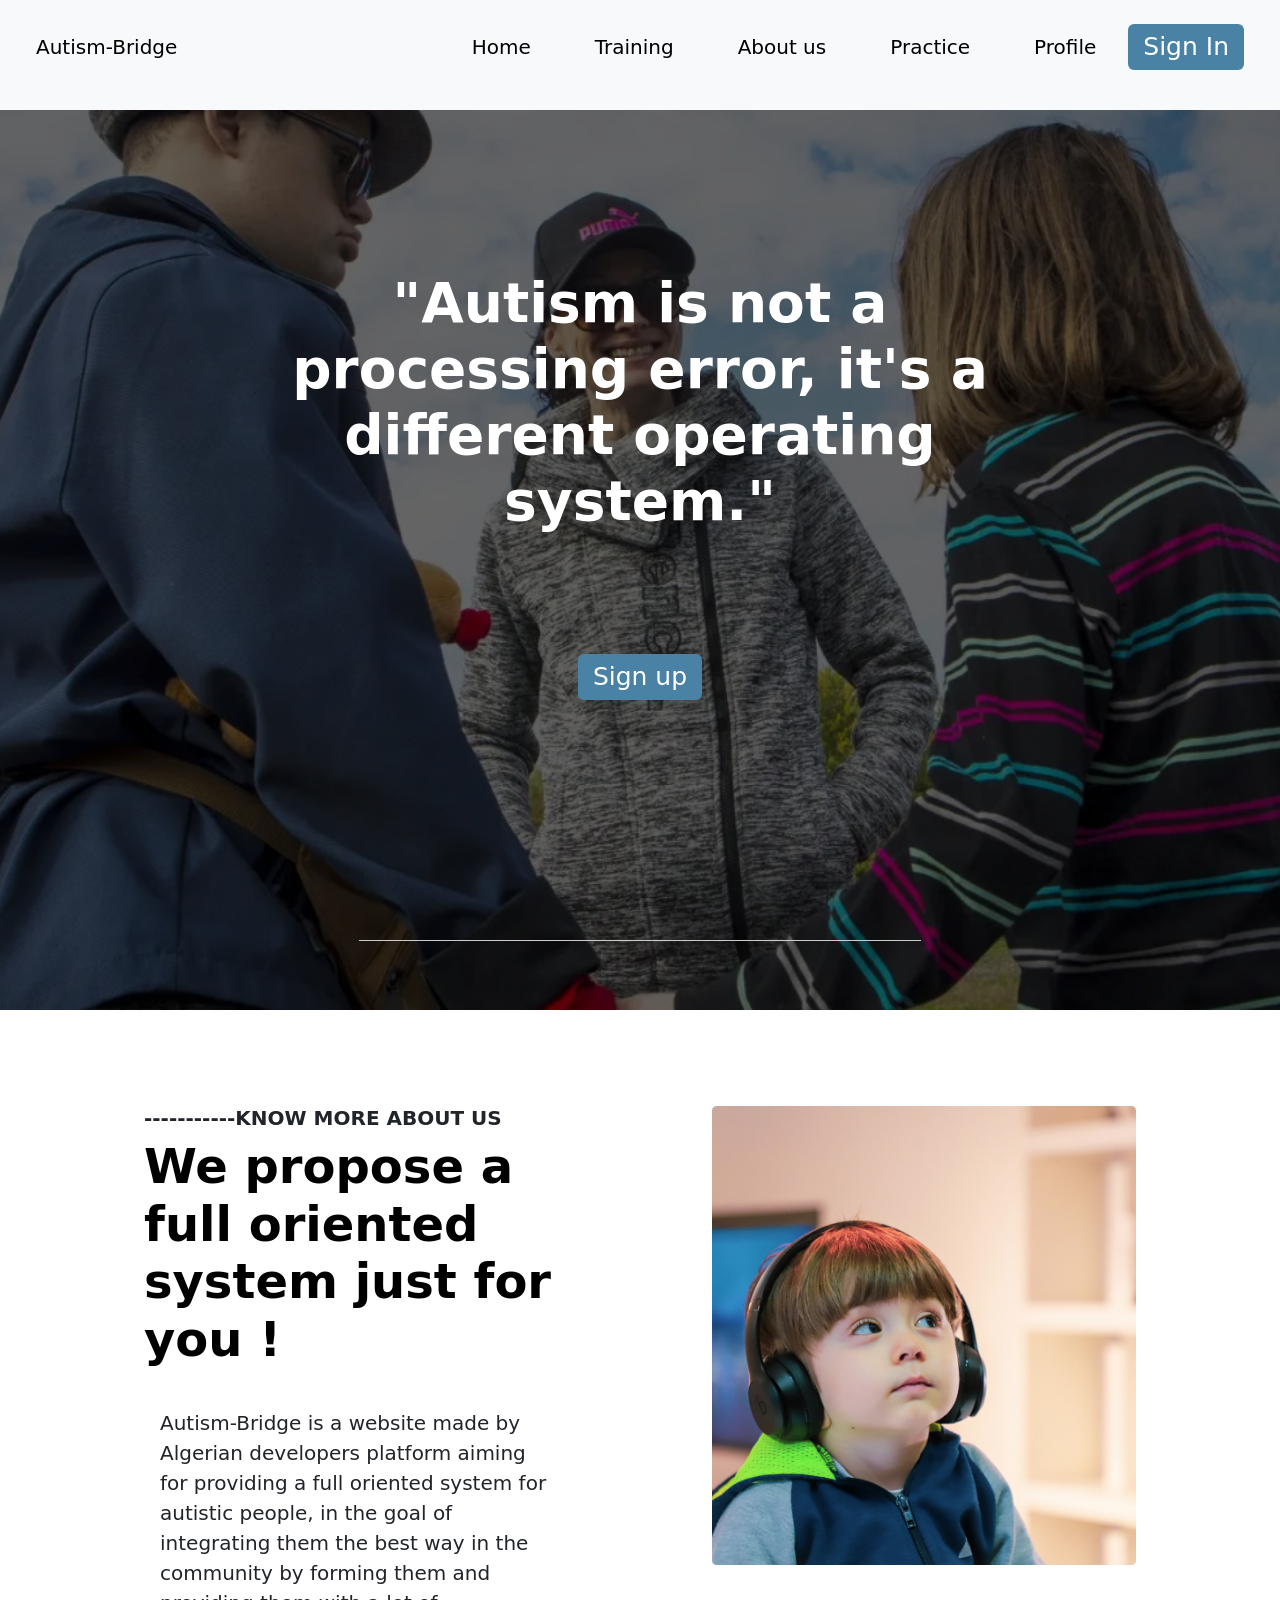
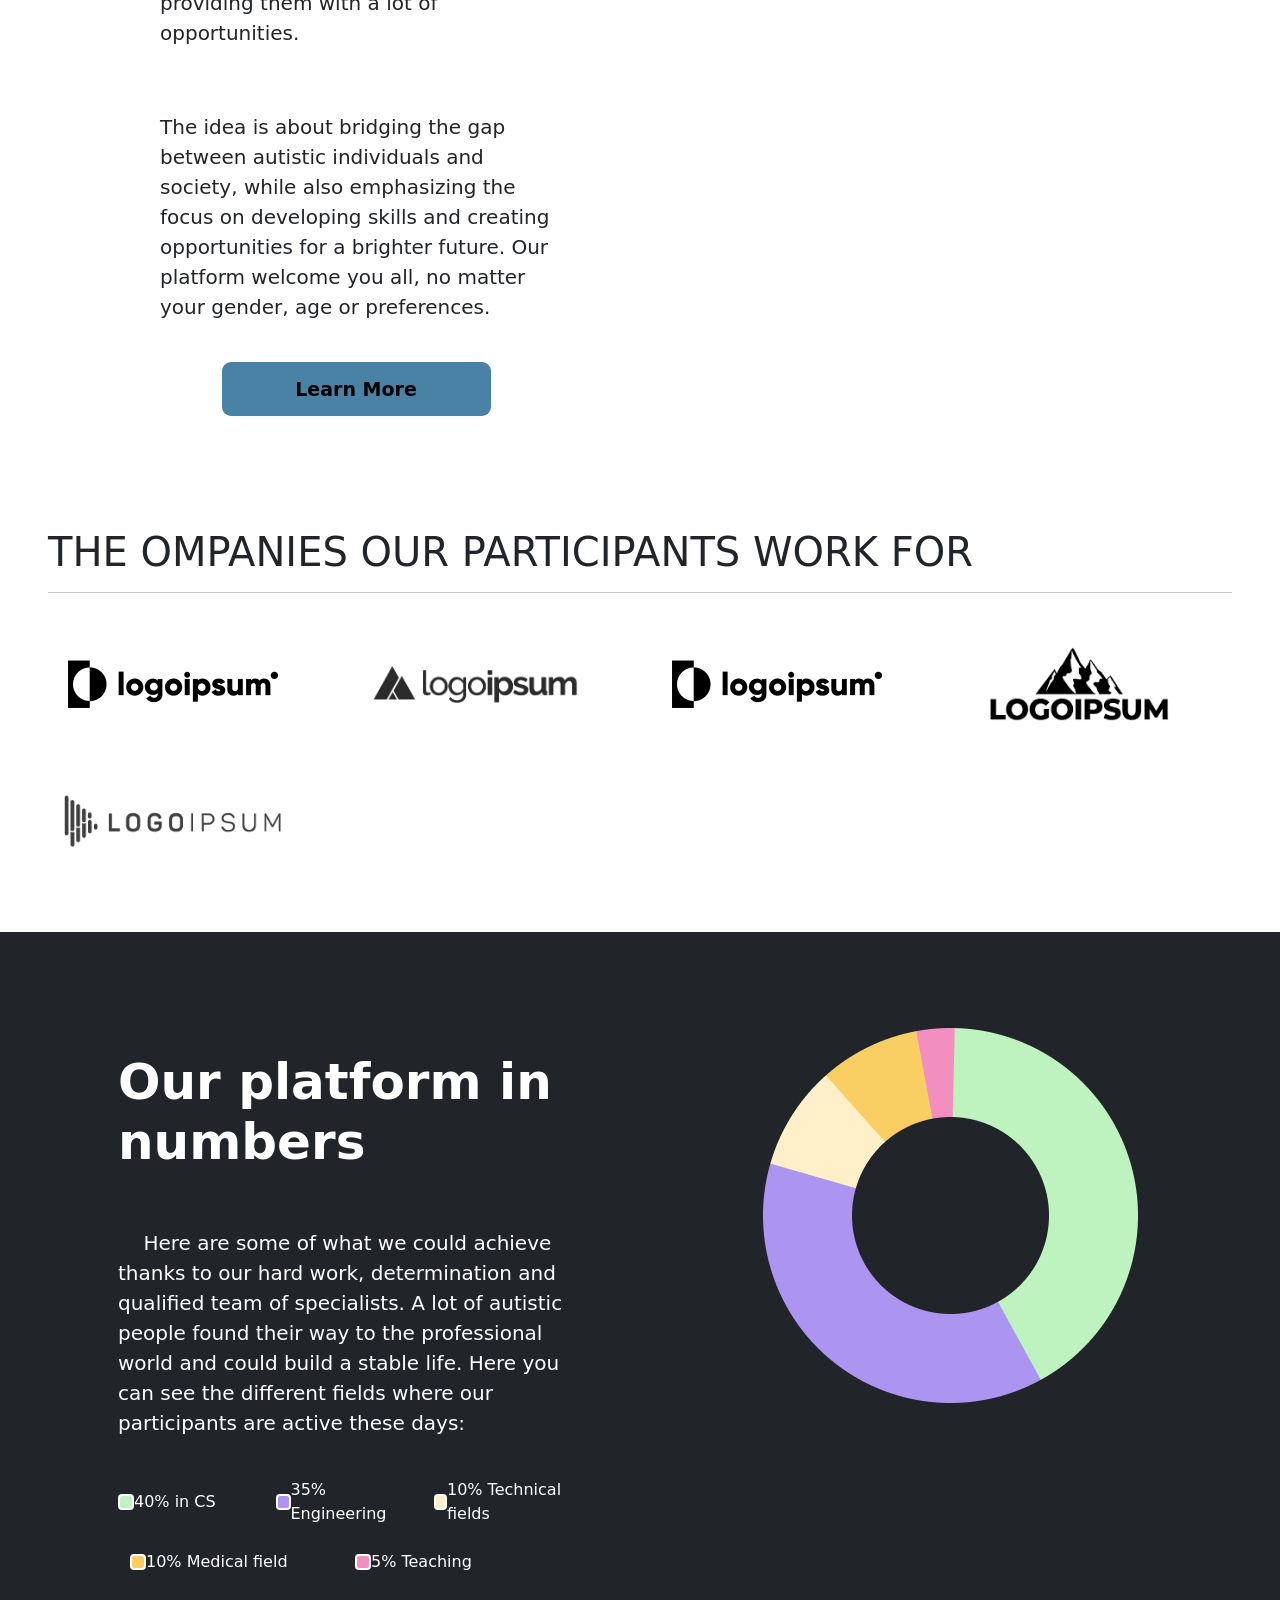
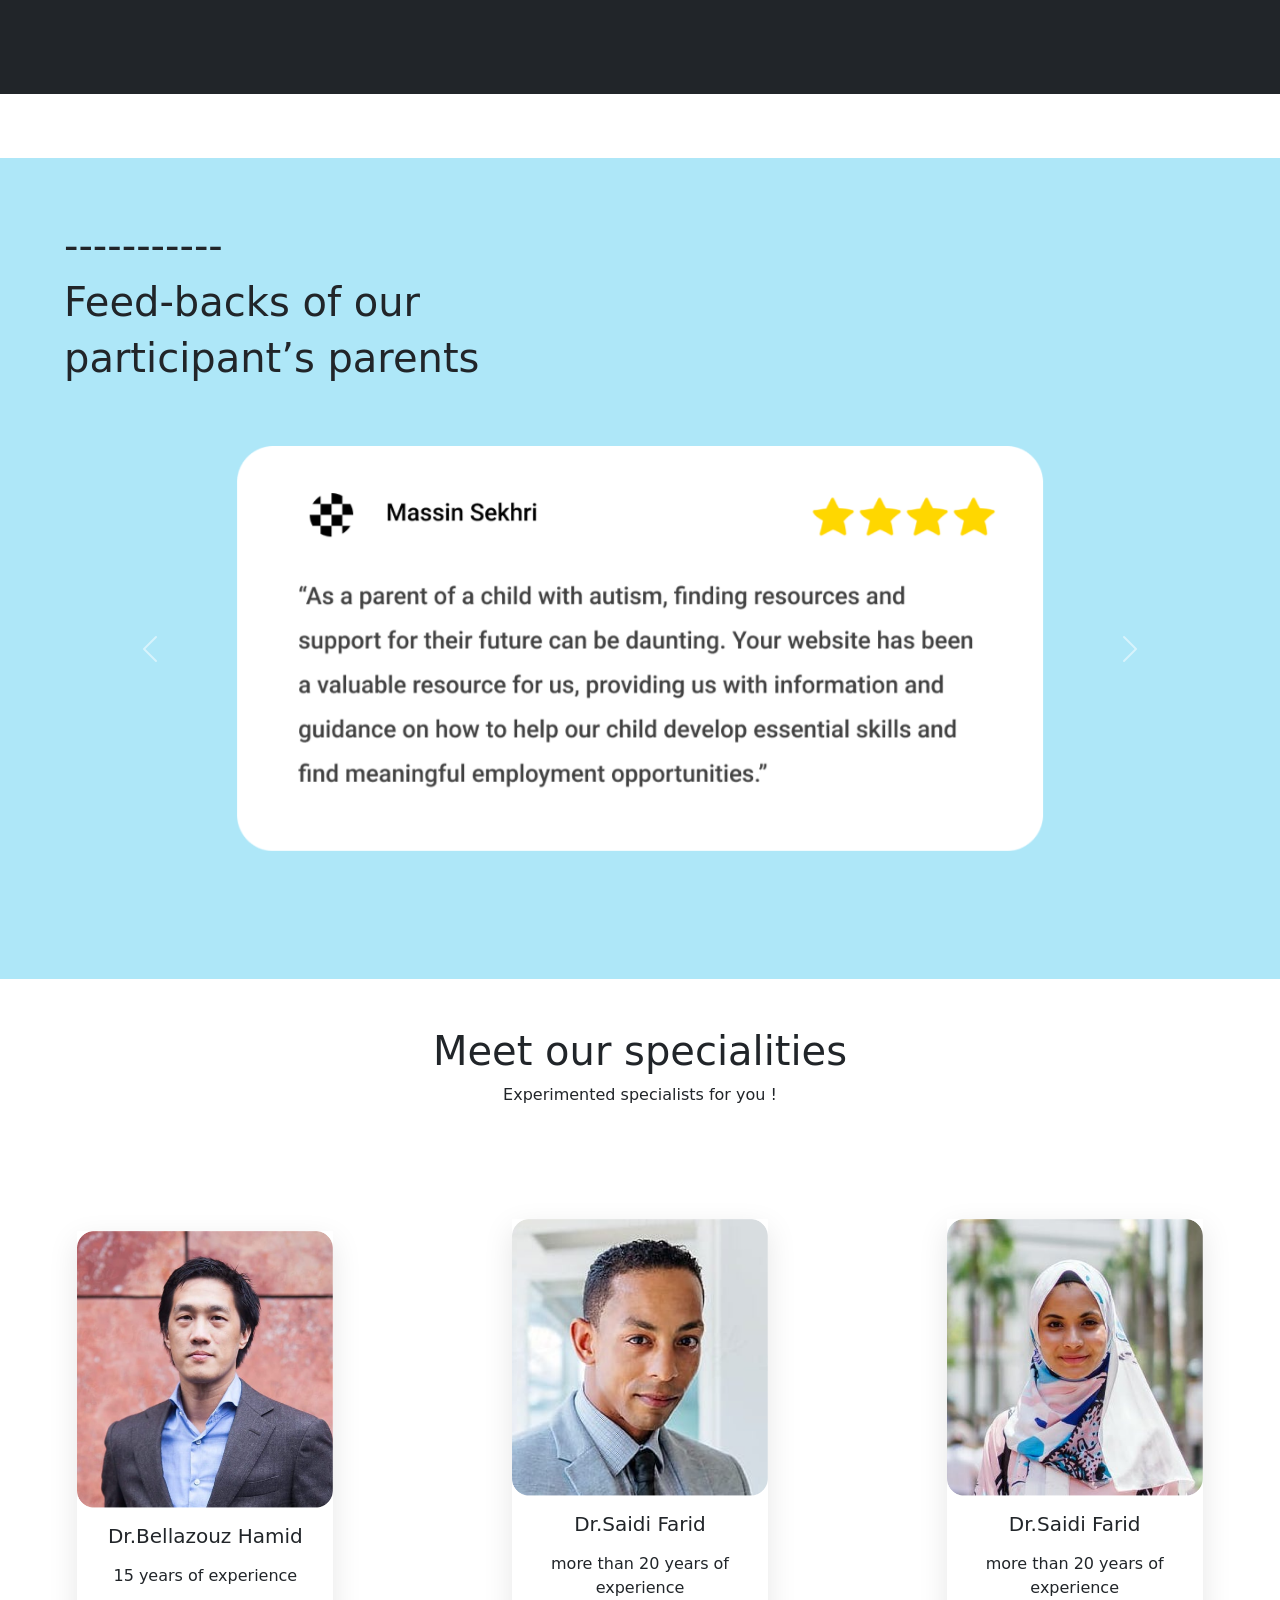
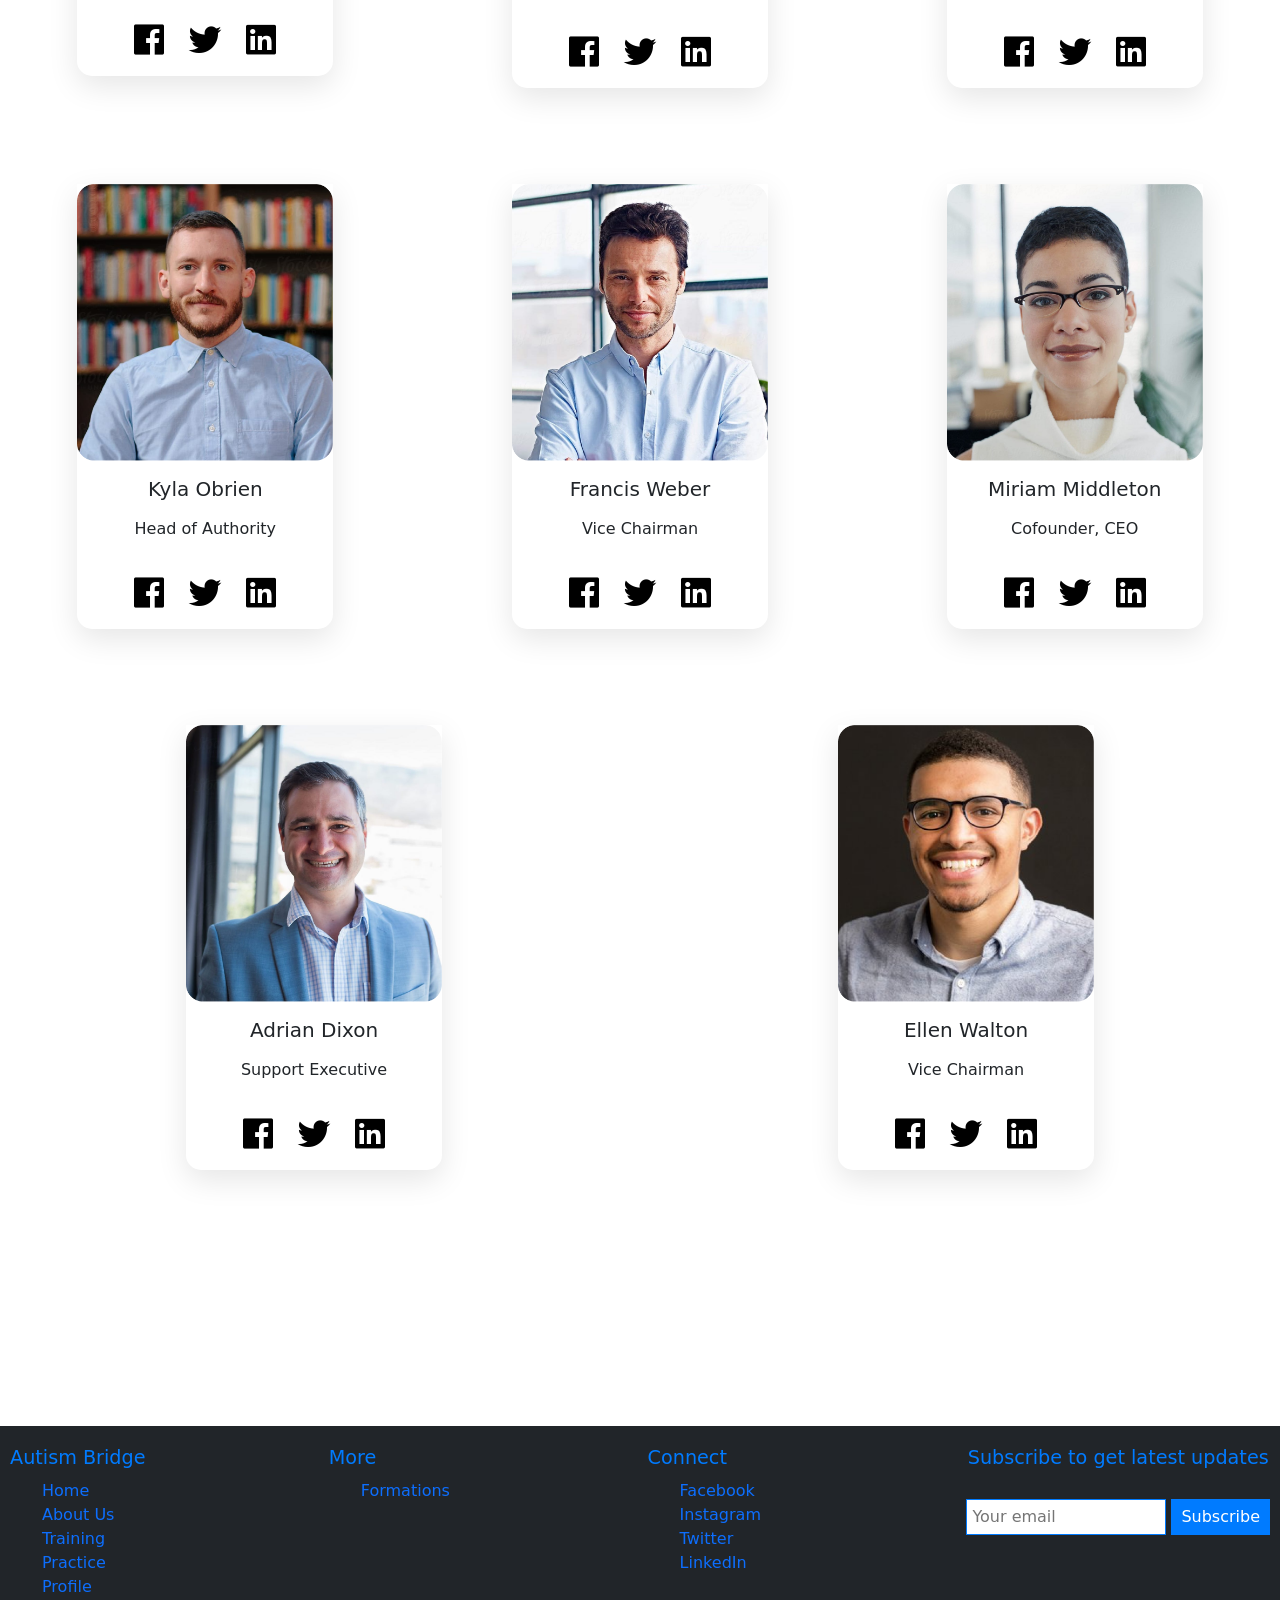
<file: index.html>
<!DOCTYPE html>
<html lang="en">
<head>
    <meta charset="UTF-8">
    <meta name="viewport" content="width=device-width, initial-scale=1.0">
    <title>Autism-Bridge</title>
    <link rel="stylesheet" href="home.css">
    <link href="https://cdn.jsdelivr.net/npm/bootstrap@5.3.3/dist/css/bootstrap.min.css" rel="stylesheet" integrity="sha384-QWTKZyjpPEjISv5WaRU9OFeRpok6YctnYmDr5pNlyT2bRjXh0JMhjY6hW+ALEwIH" crossorigin="anonymous">
    <link href='https://unpkg.com/boxicons@2.1.4/css/boxicons.min.css' rel='stylesheet'>
</head>
<body>
    

  <nav class="navbar navbar-expand-lg p-4 bg-body-tertiary">
    <div class="container-fluid ">
      <a class="navbar-brand" href="#"><p>Autism-Bridge</p></a>
      <button class="navbar-toggler" type="button" data-bs-toggle="collapse" data-bs-target="#navbarNavAltMarkup" aria-controls="navbarNavAltMarkup" aria-expanded="false" aria-label="Toggle navigation">
        <span class="navbar-toggler-icon"></span>
      </button>
      <div class="collapse navbar-collapse" id="navbarNavAltMarkup">
        <div class="navbar-nav ms-auto d-flex align-items-start justify-content-center">
          <a class="nav-link active mx-4" aria-current="page" href="home.html"><p class="link">Home</p></a>
          <a class="nav-link active mx-4" aria-current="page" href="learn.html"><p class="link">Training</p></a>
          <a class="nav-link active mx-4" aria-current="page" href="#aboutus"><p class="link">About us</p></a>
          <a class="nav-link active mx-4" aria-current="page" href="communication.html"><p class="link">Practice</p></a>
          <a class="nav-link active mx-4" aria-current="page" href="profile.html"><p class="link">Profile</p></a>
          <button class="btn btn-primary " style="background-color:#4982A4 ;border: none;padding: 4px 15px;font-size: 25px;" data-bs-toggle="modal" data-bs-target="#enroll">Sign In</button>
        </div>
      </div>
    </div>
  </nav>


      <header >
        <div class="container d-flex align-items-center justify-content-center">  
            <div class="text d-flex align-items-center justify-content-center">
                   <h1>"Autism is not a processing error, it's a different operating system."</h1>
                   <button class="btn btn-primary " style="background-color:#4982A4 ;border: none;padding: 4px 15px;font-size: 25px; margin-top: 3rem;" data-bs-toggle="modal" data-bs-target="#enroll">Sign up</button>
            </div> 
            
            <div class="line"></div>
                </div>
                
      </header>


        <section id="aboutus" class="p-5">
            <div class="con">
                <div class="row mx-4">
                    <div class="col-md mx-4 p-5">
                        <h5 class="lead">-----------KNOW MORE ABOUT US</h5>
                        <h1>We propose a full oriented system just for you !</h1>
                        <p class="lead py-4">
                            Autism-Bridge is a website made by Algerian developers platform aiming for providing a full oriented system for autistic people, in the goal of integrating them the best way in the community by forming them and providing them with a lot of opportunities.                        </p>
                        <p class="lead py-4">The idea is about bridging the gap between autistic individuals and society, while also emphasizing the focus on developing skills and creating opportunities for a brighter future.
                            Our platform welcome you all, no matter your gender, age or preferences.</p>
                        <div class="d-flex align-items-center justify-content-center">
                            <button class="btn-main">Learn More</button>
                        </div>
                    </div>
                    <div class="col-md mx-4 p-5">
                        <img src="img/unsplash_SBIak0pKUIE.png" class="img-fluid float-end">
                    </div>
                </div> 
            </div>

            <div class="bottom">
                <h1>THE OMPANIES OUR PARTICIPANTS WORK FOR <hr>
                </h1>
                <div class="row companies">
                    <div class="col company">
                        <img src="img/logo-06.webp" class="company-image">
                    </div>
                    <div class="col company">
                        <img src="img/logoipsum.png" class="company-image">
                    </div>
                    <div class="col company">
                        <img src="img/logo-06.webp" class="company-image">
                    </div>
                    <div class="col company">
                        <img src="img/images.png" class="company-image">
                    </div>
                    <div class="col company">
                        <img src="img/logo3a.webp" class="company-image">
                    </div>
                </div>
            </div>
        </section>


<section id="In-numbers" class="bg-dark p-5">
<div class="container">
        <div class="row ">
          <div class="col-md  p-5 ">
            <h1 class="py-4">Our platform in numbers</h1>
            <p class="lead py-4">&nbsp;&nbsp;&nbsp;&nbsp;Here are some of what we could achieve thanks to our hard work, determination and qualified team of specialists. A lot of autistic people found their way to the professional world and could build a stable life. Here you can see the different fields where  our participants  are active these days: </p>
            <div class="row statistics align-items-center ">
                <div class="col static d-flex align-items-center">
                    <div class="box box1"></div>
                    <p>40% in CS</p>
                </div>
                <div class="col static d-flex align-items-center ">
                    <div class="box box2"></div>
                    <p>35% Engineering</p>
                </div>
                <div class="col static d-flex align-items-center">
                    <div class="box box3 "></div>
                    <p>10% Technical fields</p>
                </div>
                <div class="row statistics my-4">
                <div class="col static d-flex align-items-center">
                    <div class="box box4"></div>
                    <p>10% Medical field</p>
                </div>
                <div class="col static d-flex  align-items-center">
                    <div class="box box5"></div>
                    <p>5% Teaching</p>
                </div>
            </div>
            </div>
        </div>
        <div class="col-md mx-4 p-5">
            <img src="img/Chart.png" class="image-fluid float-end">
        </div>
    </div>
</div>
</div>
</section>

<section id="feedback w-20 bg*" >
    <div style="background-color: #AEE7F8;" class="sec">
         <h1>-----------</h1>
        <h1>Feed-backs of our </h1>
        <h1>participant’s parents</h1>
         <div id="carouselExample" class="carousel slide " >
            <div class="carousel-inner ">
              <div class="carousel-item active">
               <div style="width: 70%; "class="mx-auto   d-flex align-items-center justify-content-center">
                <img src="img/Frame 5.png" class="d-block   img-fluid" >
                </div>
            </div>
              <div class="carousel-item ">
                <div style="width: 70%; "class=" mx-auto  d-flex align-items-center justify-content-center">
                    <img src="img/Frame-6.png" class="d-block  img-fluid" >
                    </div>
              </div>
              <div class="carousel-item ">
                <div style="width: 70%; "class=" mx-auto  d-flex align-items-center justify-content-center">
                    <img src="img/Fram_75png.png" class="d-block  img-fluid" >
                    </div>
              </div>
            </div>
            <button class="carousel-control-prev" type="button" data-bs-target="#carouselExample" data-bs-slide="prev">
              <span class="carousel-control-prev-icon" aria-hidden="true"></span>
              <span class="visually-hidden">Previous</span>
            </button>
            <button class="carousel-control-next" type="button" data-bs-target="#carouselExample" data-bs-slide="next">
              <span class="carousel-control-next-icon" aria-hidden="true"></span>
              <span class="visually-hidden">Next</span>
            </button>
          </div>
        </div>
    </section>


    

<section class="py-5">
    <div class="text-center">
        <h1>Meet our specialities</h1>
        <p>Experimented specialists for you !</p>
    </div>
    <div class="row py-5  ">
        <div class=" col-md d-flex align-items-center justify-content-center  d-flex align-items-center justify-content-center  p-5">
            <div class="card-img-top" style="width: 16rem;">
                <img src="img/Inst1.png" class="img-fluid ">
                <div class="card-body">
                  <h5 class=" text-center card-title py-3">Dr.Bellazouz Hamid</h5>
                  <p class="text-center card-text">15 years of experience</p>
                  <div class="row socials">
                    <div class="col py-3 social d-flex justify-content-center ">
                        <i class='bx bxl-facebook-square mx-2' ></i>
                        <i class='bx bxl-twitter mx-2' ></i>
                        <i class='bx bxl-linkedin-square mx-2' ></i>
                    </div>
                  </div>
                </div>
              </div>
        </div>
        <div class=" col-md d-flex align-items-center justify-content-center   p-5">
            <div class="card-img-top" style="width: 16rem;">
                <img src="img/Inst2_png.png" class="img-fluid ">
                <div class="card-body">
                  <h5 class=" text-center card-title py-3">Dr.Saidi Farid</h5>
                  <p class="text-center card-text ">more than 20 years of experience</p>
                  <div class="row socials">
                    <div class="col py-3 social d-flex justify-content-center ">
                        <i class='bx bxl-facebook-square mx-2' ></i>
                        <i class='bx bxl-twitter mx-2' ></i>
                        <i class='bx bxl-linkedin-square mx-2' ></i>
                    </div>
                  </div>
                </div>
              </div>
        </div>
        <div class=" col-md d-flex align-items-center justify-content-center  p-5">
            <div class="card-img-top" style="width: 16rem;">
                <img src="img/Inst4.png" class="img-fluid ">
                <div class="card-body">
                  <h5 class=" text-center card-title py-3">Dr.Saidi Farid</h5>
                  <p class="text-center card-text">more than 20 years of experience</p>
                  <div class="row socials">
                    <div class="col py-3 social d-flex justify-content-center ">
                        <i class='bx bxl-facebook-square mx-2' ></i>
                        <i class='bx bxl-twitter mx-2' ></i>
                        <i class='bx bxl-linkedin-square mx-2' ></i>
                    </div>
                  </div>
                </div>
              </div>
        </div>
        <div class=" col-md d-flex align-items-center justify-content-center   p-5">
            <div class="card-img-top" style="width: 16rem;">
                <img src="img/Image.png" class="img-fluid ">
                <div class="card-body">
                  <h5 class=" text-center card-title py-3">Kyla Obrien</h5>
                  <p class="text-center card-text">Head of Authority</p>
                  <div class="row socials">
                    <div class="col py-3 social d-flex justify-content-center ">
                        <i class='bx bxl-facebook-square mx-2' ></i>
                        <i class='bx bxl-twitter mx-2' ></i>
                        <i class='bx bxl-linkedin-square mx-2' ></i>
                    </div>
                  </div>
                </div>
              </div>
        </div>
        <div class=" col-md d-flex align-items-center justify-content-center  p-5">
            <div class="card-img-top" style="width: 16rem;">
                <img src="img/Inst5.png" class="img-fluid ">
                <div class="card-body">
                  <h5 class=" text-center card-title py-3">Francis Weber</h5>
                  <p class="text-center card-text">Vice Chairman</p>
                  <div class="row socials">
                    <div class="col py-3 social d-flex justify-content-center ">
                        <i class='bx bxl-facebook-square mx-2' ></i>
                        <i class='bx bxl-twitter mx-2' ></i>
                        <i class='bx bxl-linkedin-square mx-2' ></i>
                    </div>
                  </div>
                </div>
              </div>
        </div>
        <div class=" col-md d-flex align-items-center justify-content-center   p-5">
            <div class="card-img-top" style="width: 16rem;">
                <img src="img/Inst6.png" class="img-fluid ">
                <div class="card-body">
                  <h5 class=" text-center card-title py-3">Miriam Middleton</h5>
                  <p class="text-center card-text">Cofounder, CEO</p>
                  <div class="row socials">
                    <div class="col py-3 social d-flex justify-content-center ">
                        <i class='bx bxl-facebook-square mx-2' ></i>
                        <i class='bx bxl-twitter mx-2' ></i>
                        <i class='bx bxl-linkedin-square mx-2' ></i>
                    </div>
                  </div>
                </div>
              </div>
        </div>
        <div class=" col-md d-flex align-items-center justify-content-center   p-5">
            <div class="card-img-top" style="width: 16rem;">
                <img src="img/Inst_8.png" class="img-fluid ">
                <div class="card-body" style="">
                  <h5 class=" text-center card-title py-3">Adrian Dixon</h5>
                  <p class="text-center card-text">Support Executive</p>
                  <div class="row socials">
                    <div class="col py-3 social d-flex justify-content-center ">
                        <i class='bx bxl-facebook-square mx-2' ></i>
                        <i class='bx bxl-twitter mx-2' ></i>
                        <i class='bx bxl-linkedin-square mx-2' ></i>
                    </div>
                  </div>
                </div>
              </div>
        </div>
        <div class="col-md d-flex align-items-center justify-content-center   p-5">
            <div class="card-img-top" style="width: 16rem;">
                <img src="img/Inst7_.png" class="img-fluid ">
                <div class="card-body">
                  <h5 class=" text-center card-title py-3">Ellen Walton</h5>
                  <p class="text-center card-text">Vice Chairman</p>
                  <div class="row socials">
                    <div class="col social py-3 d-flex justify-content-center ">
                        <i class='bx bxl-facebook-square mx-2' ></i>
                        <i class='bx bxl-twitter mx-2' ></i>
                        <i class='bx bxl-linkedin-square mx-2' ></i>
                    </div>
                  </div>
                </div>
              </div>
        </div>

    </div>


</section>

<footer class="bg-dark "style="margin-top: 7rem; width=100wh">
  <div class="footer-container row text-center">
     <div class="footer-col text-center">
        <h2 class="footer-title">Autism Bridge</h2>
        <ul>
           <li><a href="#">Home</a></li>
           <li><a href="#">About Us</a></li>
           <li><a href="#">Training</a></li>
           <li><a href="#">Practice</a></li>
           <li><a href="#">Profile</a></li>
        </ul>
     </div>
     <div class="footer-col">
        <h3 class="footer-title">More</h3>
        <ul>
           <li><a href="#">Formations</a></li>
        </ul>
     </div>
     <div class="footer-col">
        <h3 class="footer-title">Connect</h3>
        <ul>
           <li><a class="link" href="#">Facebook</a></li>
           <li><a class="link" href="#">Instagram</a></li>
           <li><a class="link" href="#">Twitter</a></li>
           <li><a  class="link" href="#">LinkedIn</a></li>
        </ul>
     </div>
     <div class="footer-col justify-content-center align-items-center">
        <h3 class="footer-title">Subscribe to get latest updates</h3>
        <div class="subscribe-form">
           <input type="email" placeholder="Your email" class="gmail">
           <button type="submit">Subscribe</button>
        </div>
     </div>
  </div>
</footer> 





<!-- Modal -->
<div class="modal fade" id="enroll" tabindex="-1" aria-labelledby="enrollLabel" aria-hidden="true">
  <div class="modal-dialog">
    <div class="modal-content">
      <div class="modal-header">
        <h1 class="modal-title fs-5" id="enrollLabel">Sign In</h1>
        <button type="button" class="btn-close" data-bs-dismiss="modal" aria-label="Close"></button>
      </div>
      <div class="modal-body">
        <p class="lead">Fill out this form and we will get back to you</p>
        <form>
            <div class="mb-3">
                <label for="first-name" class="col-from-label">
                    first name : 
                </label>
                <input type="text" class="form-control" id="#first-name" >
            </div>
            <div class="mb-3">
                <label for="last-name" class="col-from-label">
                    last name : 
                </label>
                <input type="text" class="form-control" id="#last-name" >
            </div>
            <div class="mb-3">
                <label for="email" class="col-from-label">
                    email : 
                </label>
                <input type="text" class="form-control" id="#email" >
            </div>
           <div class="mb-3">
            <label for="phone" class="col-from-label">
                number : 
            </label>
            <input type="tel" class="form-control" id="#phone" >
           </div>
        </form>
      </div>
      <div class="modal-footer">
        <button type="button" class="btn btn-secondary" data-bs-dismiss="modal">sign up</button>
        <a href="test.html" class="btn btn-primary">Test</a>
      </div>
    </div>
  </div>
</div>


    <script src="https://cdn.jsdelivr.net/npm/bootstrap@5.3.3/dist/js/bootstrap.bundle.min.js" integrity="sha384-YvpcrYf0tY3lHB60NNkmXc5s9fDVZLESaAA55NDzOxhy9GkcIdslK1eN7N6jIeHz" crossorigin="anonymous"></script>
    <script src="bundle.js"></script>
</body>
</html>
</file>
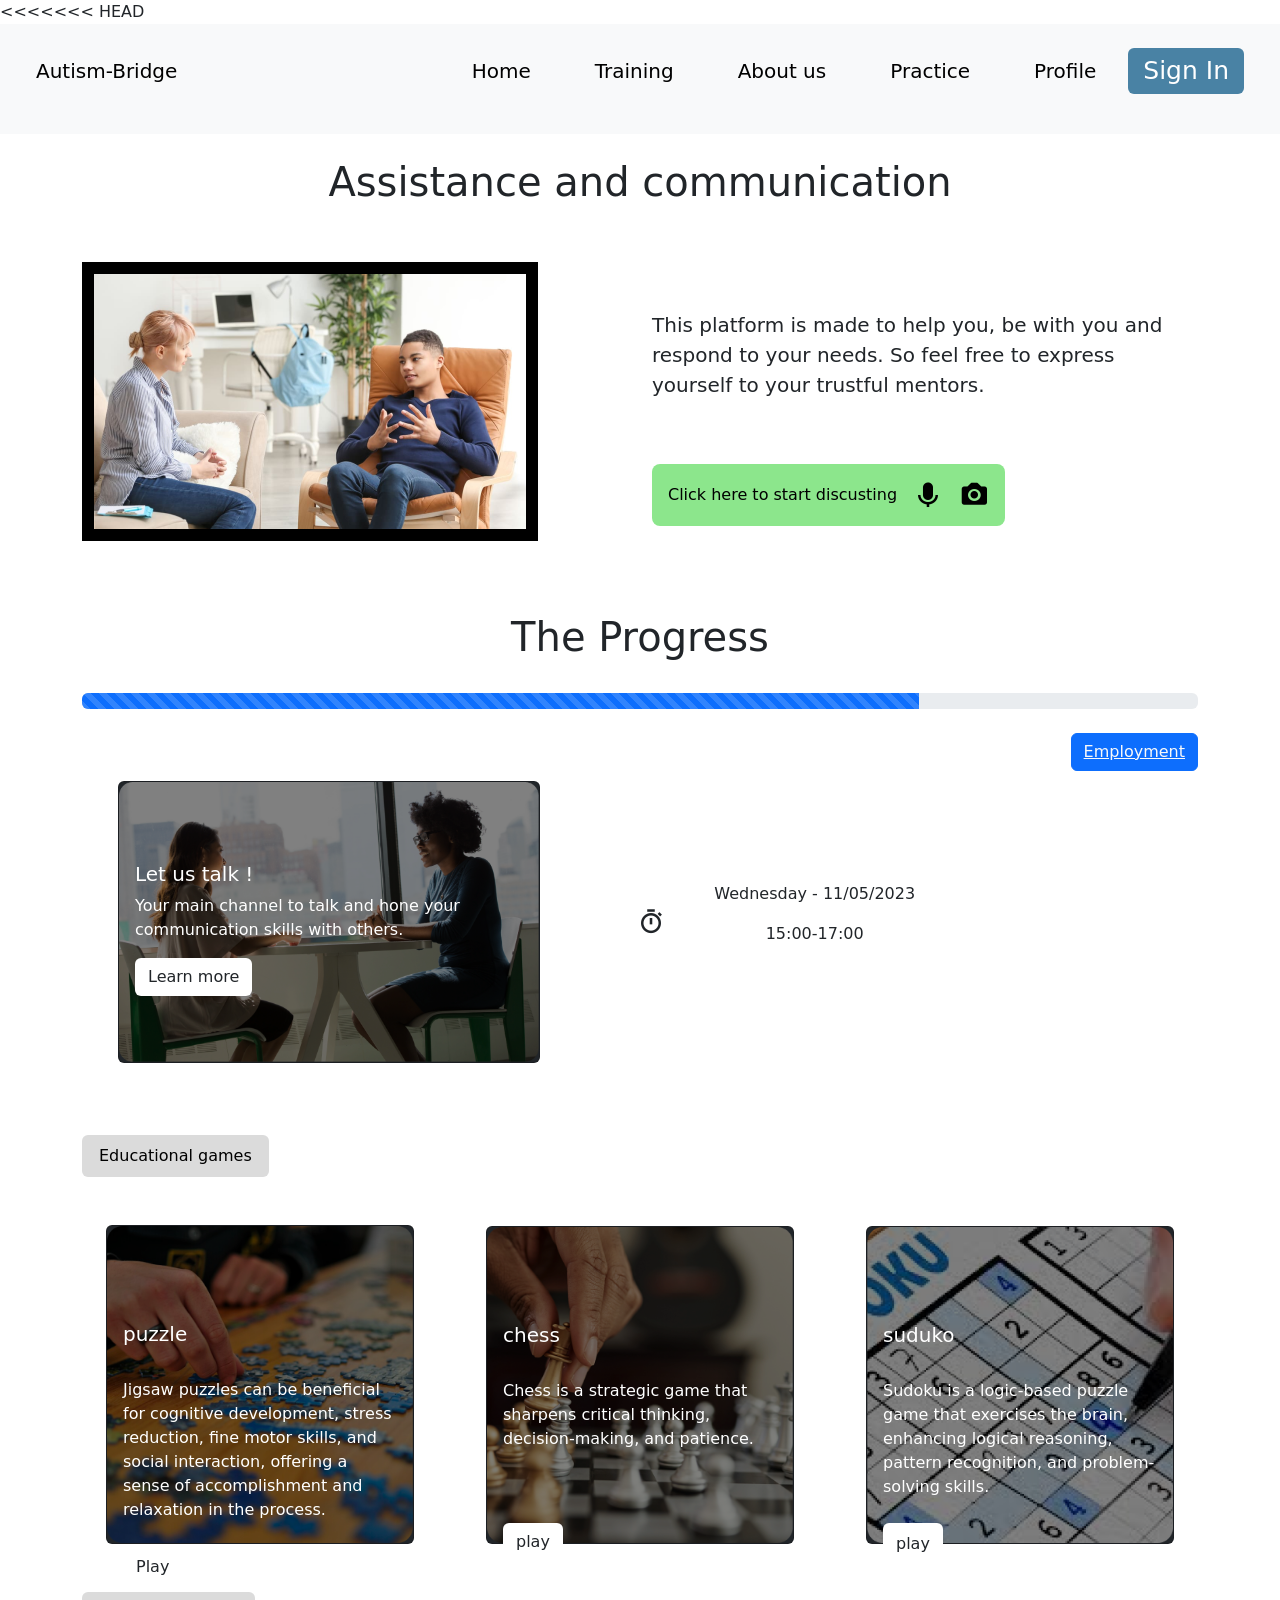
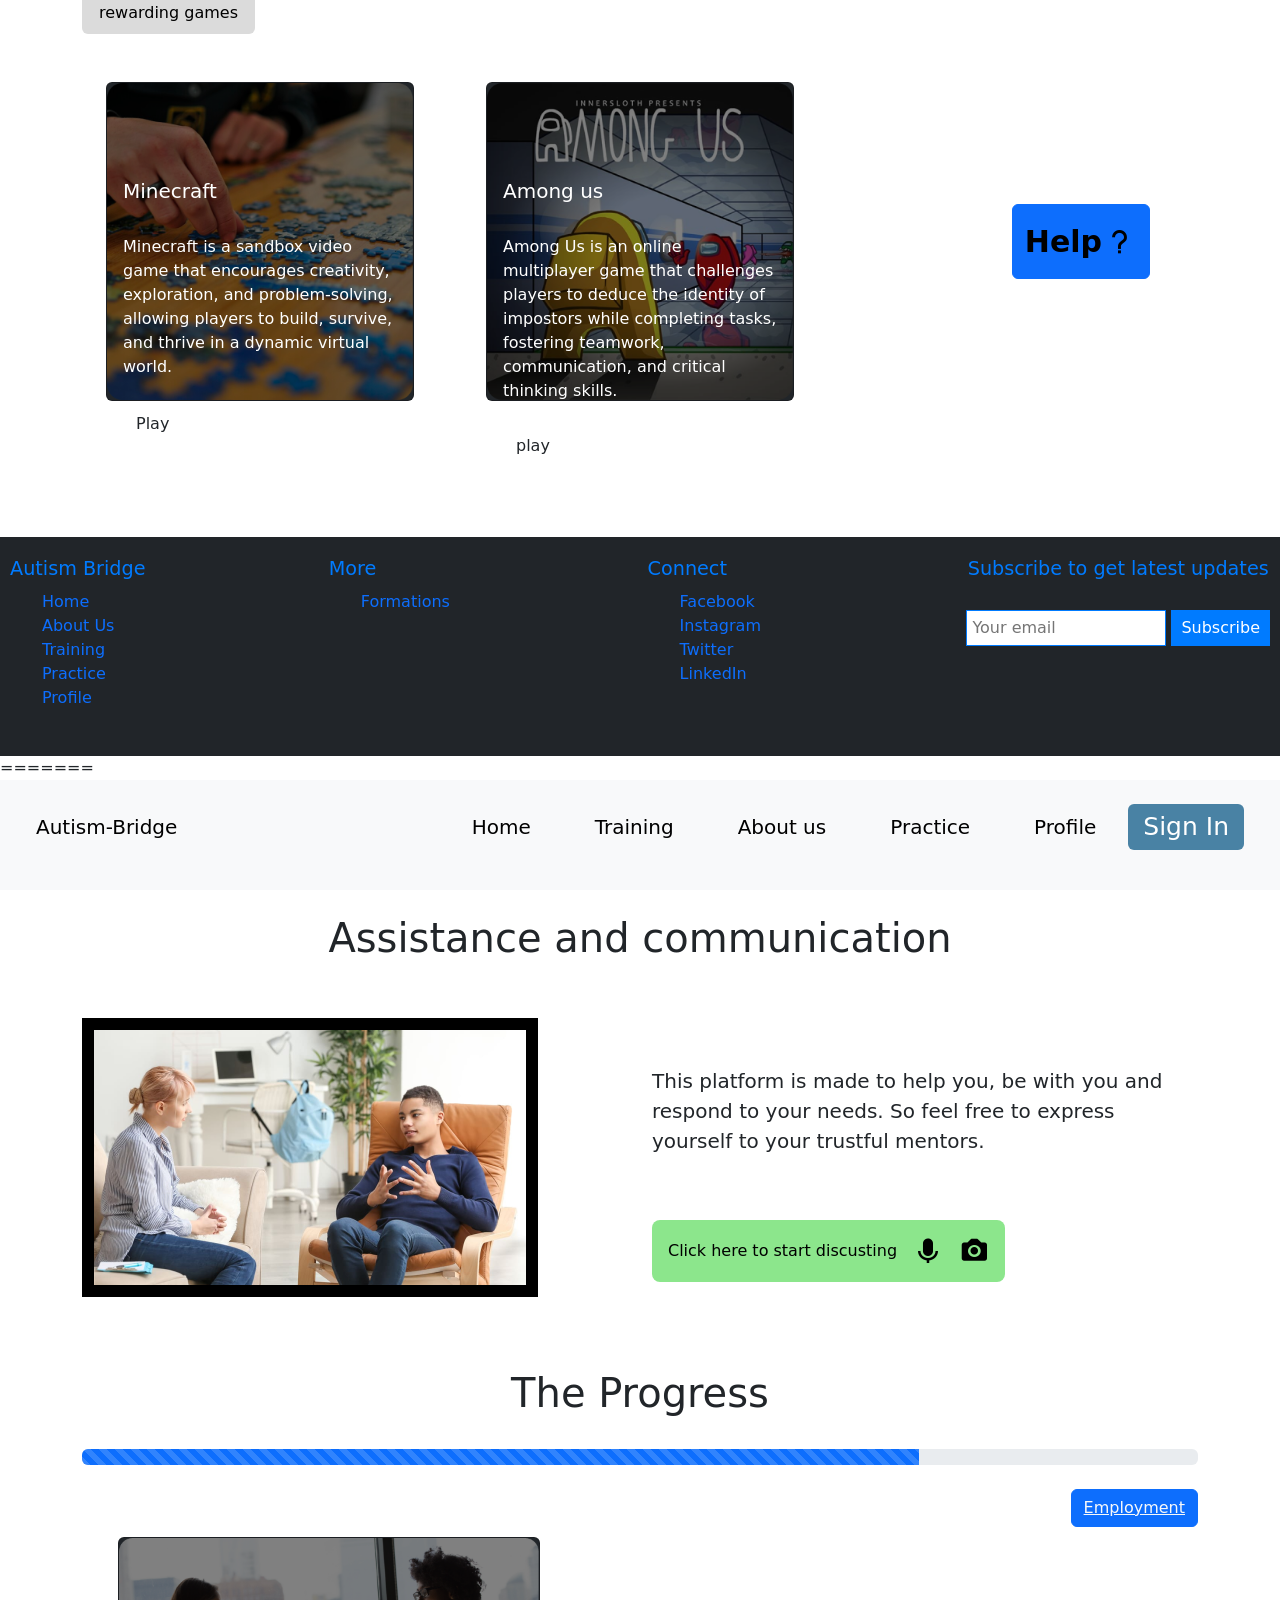
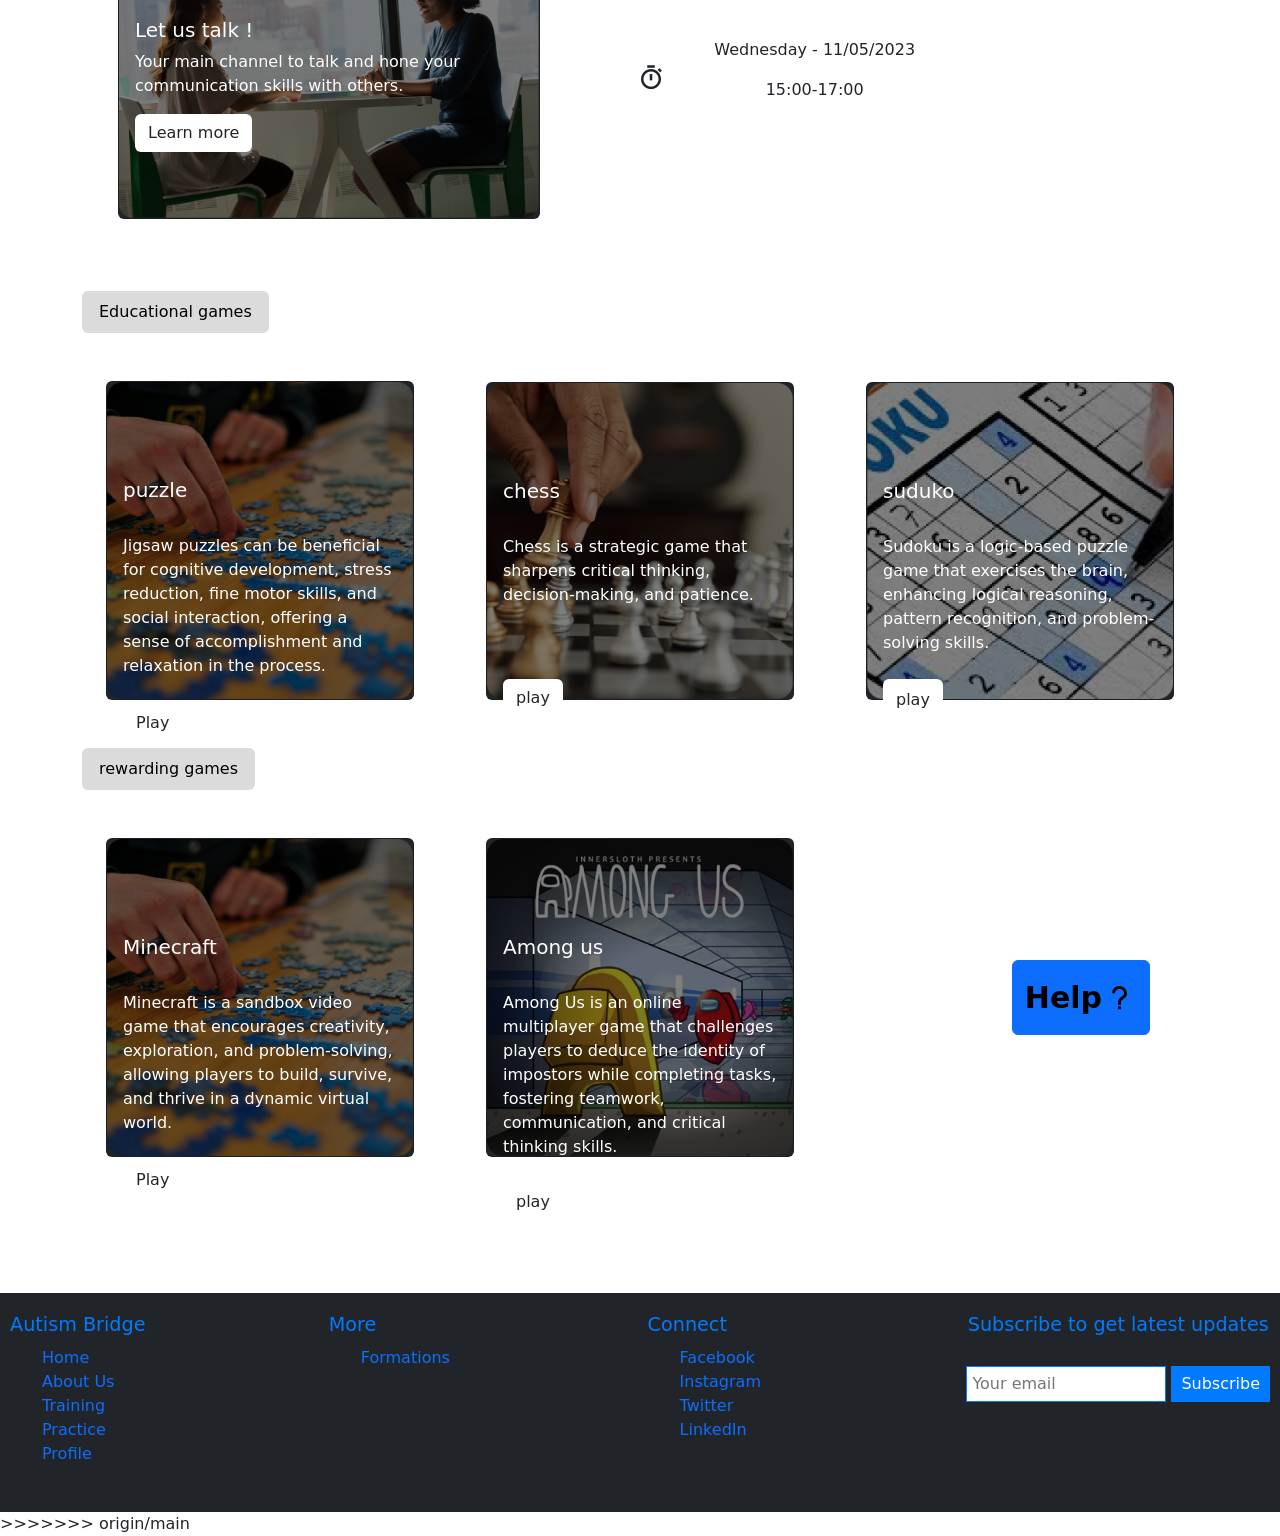
<file: communication.html>
<<<<<<< HEAD
<!DOCTYPE html>
<html lang="en">
<head>
    <meta charset="UTF-8">
    <meta name="viewport" content="width=device-width, initial-scale=1.0">
    <title>communication</title>
    <link rel="stylesheet" href="communication.css">
    <link href="https://cdn.jsdelivr.net/npm/bootstrap@5.3.3/dist/css/bootstrap.min.css" rel="stylesheet" integrity="sha384-QWTKZyjpPEjISv5WaRU9OFeRpok6YctnYmDr5pNlyT2bRjXh0JMhjY6hW+ALEwIH" crossorigin="anonymous">
    <link href='https://unpkg.com/boxicons@2.1.4/css/boxicons.min.css' rel='stylesheet'>
</head>
<body>
    

    <nav class="navbar navbar-expand-lg p-4 bg-body-tertiary">
        <div class="container-fluid ">
          <a class="navbar-brand" href="#"><p>Autism-Bridge</p></a>
          <button class="navbar-toggler" type="button" data-bs-toggle="collapse" data-bs-target="#navbarNavAltMarkup" aria-controls="navbarNavAltMarkup" aria-expanded="false" aria-label="Toggle navigation">
            <span class="navbar-toggler-icon"></span>
          </button>
          <div class="collapse navbar-collapse" id="navbarNavAltMarkup">
            <div class="navbar-nav ms-auto d-flex align-items-start justify-content-center">
              <a class="nav-link active mx-4" aria-current="page" href="home.html"><p class="link">Home</p></a>
              <a class="nav-link active mx-4" aria-current="page" href="learn.html"><p class="link">Training</p></a>
              <a class="nav-link active mx-4" aria-current="page" href="home.html"><p class="link">About us</p></a>
              <a class="nav-link active mx-4" aria-current="page" href="communication.html"><p class="link">Practice</p></a>
              <a class="nav-link active mx-4" aria-current="page" href="profile.html"><p class="link">Profile</p></a>
              <button class="btn btn-primary " style="background-color:#4982A4 ;border: none;padding: 4px 15px;font-size: 25px;" data-bs-toggle="modal" data-bs-target="#enroll">Sign In</button>
            </div>
          </div>
        </div>
      </nav>
    

      <section class="header">
        <div class="container">
        <h1 class="text-center py-4">Assistance and communication</h1>
        <div class="row py-4">
            <div class="col">
                <img src="img/comm.png" class="img-fluid" style="border: 2px solid black;">
            </div>
            <div class="col">
                <p class="lead py-5">This platform is made to help you, be with you and respond to your needs. So feel free to express yourself to your trustful mentors. </p>
                <button class="d-flex align-items-center justify-content-between" style="background-color: #8CE68C;border-radius: 8px; padding: 1rem; color: black;">
                    <a href="discuss.html" style="text-decoration: none;color: black;">Click here to start discusting </a>
                    <i class='bx bxs-microphone mx-3' style="font-size: 30px;"></i>
                    <i class='bx bxs-camera' style="font-size: 30px;"></i>
                </button>
            </div>
        </div>     
    </div>
      </section>


      <section class="prog py-4">
        <div class="container">
            <h1 class="text-center py-4">The Progress</h1>
            <div class="progress " role="progressbar" aria-label="Animated striped example" aria-valuenow="75" aria-valuemin="0" aria-valuemax="100">
                <div class="progress-bar  progress-bar-striped progress-bar-animated" style="width: 75%"></div>
              </div>
            <button class="btn btn-primary my-4 float-end"><a href="employment.html" class="text-light">Employment</a></button>
        </div>
      </section>


      <section>
        <div class="container py-4">
            <div class="row py-4 d-flex align-items-center justify-content-between" >
                <div class="col mx-4" >
                    <div class="card text-bg-dark">
                        <img src="img/BG_comm.png" class="img-fluid" style="filter: brightness(50%)" >
                        <div class="card-img-overlay" style="margin-top: 4rem;">
                          <h5 class="card-title">Let us talk !</h5>
                          <p class="card-text">Your main channel to talk and hone your communication skills 
                            with others.</p>
                          <button class="btn" style="background-color: white;">Learn more</button>
                        </div>
                      </div>
                </div>
                <div class="col mx-4 d-flex align-items-center">
                <div class="d-flex align-items-center justify-content-around">
                    <i class='bx mx-4 bx-stopwatch' style="font-size: 30px;"></i>
                    <div class="info mx-4 ">
                    <p class="text center">Wednesday - 11/05/2023</p>
                    <p class="text-center">15:00-17:00</p>
                </div>
                </div>
                </div>
            </div>
        </div>
      </section>
<div class="container py-4">
      <button class="btn" style="color: black;background-color: rgb(219, 219, 219);padding: 8px 16px;">Educational games</button>
</div>


<section class="games">
    <div class="container">
        <div class="row py-4 d-flex align-items-center justify-content-between" >
            <div class="col mx-4" >
                <div class="card text-bg-dark">
                    <img src="img/puzzle.png" class="img-fluid" style="filter: brightness(50%)" >
                    <div class="card-img-overlay" style="margin-top: 4rem;">
                      <h5 class="card-title py-3">puzzle</h5>
                      <p class="card-text py-2">Jigsaw puzzles can be beneficial for cognitive development, stress reduction, fine motor skills, and social interaction, offering a sense of accomplishment and relaxation in the process.</p>
                      <button class="btn btn-play py-2" style="background-color: white;">Play</button>
                    </div>
                  </div>
            </div>
            <div class="col mx-4" >
                <div class="card text-bg-dark">
                    <img src="img/ches.png" class="img-fluid" style="filter: brightness(50%)" >
                    <div class="card-img-overlay" style="margin-top: 4rem;">
                      <h5 class="card-title py-3">chess</h5>
                      <p class="card-text py-2">Chess is a strategic game that sharpens critical thinking, decision-making, and patience.</p>
                      <button class="btn " style="background-color: white;margin-top: 3rem;">play</button>
                    </div>
                  </div>
            </div>
            <div class="col mx-4" >
                <div class="card text-bg-dark">
                    <img src="img/suduko.png" class="img-fluid" style="filter: brightness(50%)" >
                    <div class="card-img-overlay" style="margin-top: 4rem;">
                      <h5 class="card-title py-3">suduko</h5>
                      <p class="card-text py-2">Sudoku is a logic-based puzzle game that exercises the brain, enhancing logical reasoning, pattern recognition, and problem-solving skills.</p>
                      <button class="btn btn-play py-2" style="background-color: white;">play</button>
                    </div>
                  </div>
            </div>
            
            </div>
        </div>
</section>

<div class="container py-4">
    <button class="btn" style="color: black;background-color: rgb(219, 219, 219);padding: 8px 16px;">rewarding games</button>
</div>

<section class="rewarding-games">
    <div class="container">
        <div class="row py-4 d-flex align-items-center justify-content-between" >
            <div class="col mx-4" >
                <div class="card text-bg-dark">
                    <img src="img/puzzle.png" class="img-fluid" style="filter: brightness(50%)" >
                    <div class="card-img-overlay" style="margin-top: 4rem;">
                      <h5 class="card-title py-3">Minecraft</h5>
                      <p class="card-text py-2">Minecraft is a sandbox video game that encourages creativity, exploration, and problem-solving, allowing players to build, survive, and thrive in a dynamic virtual world.                    </p>
                      <button class="btn btn-play py-2" style="background-color: white;">Play</button>
                    </div>
                  </div>
            </div>
            <div class="col mx-4" >
                <div class="card text-bg-dark">
                    <img src="img/amongus.png" class="img-fluid" style="filter: brightness(50%)" >
                    <div class="card-img-overlay" style="margin-top: 4rem;">
                      <h5 class="card-title py-3">Among us</h5>
                      <p class="card-text py-2">Among Us is an online multiplayer game that challenges players to deduce the identity of impostors while completing tasks, fostering teamwork, communication, and critical thinking skills.</p>
                      <button class="btn " style="background-color: white;">play</button>
                    </div>
                  </div>
            </div>
            <div class="col mx-4" >
            <div>
                <button class="btn btn-primary text-black float-end mx-4 d-flex align-items-center justify-content-center">
                    <p class="lead py-2" style="font-weight: bold;font-size: 30px; margin: 0;">Help</p>
                    <i class='bx bx-question-mark' style="font-size: 35px;"></i>
                </button>
            </div>
        </div>
        </div>
    </div>
</section>


    <div class="modal fade" id="enroll" tabindex="-1" aria-labelledby="enrollLabel" aria-hidden="true">
        <div class="modal-dialog">
          <div class="modal-content">
            <div class="modal-header">
              <h1 class="modal-title fs-5" id="enrollLabel">Sign In</h1>
              <button type="button" class="btn-close" data-bs-dismiss="modal" aria-label="Close"></button>
            </div>
            <div class="modal-body">
              <p class="lead">Fill out this form and we will get back to you</p>
              <form>
                  <div class="mb-3">
                      <label for="first-name" class="col-from-label">
                          first name : 
                      </label>
                      <input type="text" class="form-control" id="#first-name" >
                  </div>
                  <div class="mb-3">
                      <label for="last-name" class="col-from-label">
                          last name : 
                      </label>
                      <input type="text" class="form-control" id="#last-name" >
                  </div>
                  <div class="mb-3">
                      <label for="email" class="col-from-label">
                          email : 
                      </label>
                      <input type="text" class="form-control" id="#email" >
                  </div>
                 <div class="mb-3">
                  <label for="phone" class="col-from-label">
                      number : 
                  </label>
                  <input type="tel" class="form-control" id="#phone" >
                 </div>
              </form>
            </div>
            <div class="modal-footer">
              <button type="button" class="btn btn-secondary" data-bs-dismiss="modal">sign up</button>
              <a href="test.html" class="btn btn-primary">Test</a>
            </div>
          </div>
        </div>
      </div>



      <footer class="bg-dark "style="margin-top: 7rem; width=100wh">
        <div class="footer-container row text-center">
           <div class="footer-col text-center">
              <h2 class="footer-title">Autism Bridge</h2>
              <ul>
                 <li><a href="#">Home</a></li>
                 <li><a href="#">About Us</a></li>
                 <li><a href="#">Training</a></li>
                 <li><a href="#">Practice</a></li>
                 <li><a href="#">Profile</a></li>
              </ul>
           </div>
           <div class="footer-col">
              <h3 class="footer-title">More</h3>
              <ul>
                 <li><a href="#">Formations</a></li>
              </ul>
           </div>
           <div class="footer-col">
              <h3 class="footer-title">Connect</h3>
              <ul>
                 <li><a class="link" href="#">Facebook</a></li>
                 <li><a class="link" href="#">Instagram</a></li>
                 <li><a class="link" href="#">Twitter</a></li>
                 <li><a  class="link" href="#">LinkedIn</a></li>
              </ul>
           </div>
           <div class="footer-col justify-content-center align-items-center">
              <h3 class="footer-title">Subscribe to get latest updates</h3>
              <div class="subscribe-form">
                 <input type="email" placeholder="Your email" class="gmail">
                 <button type="submit">Subscribe</button>
              </div>
           </div>
        </div>
      </footer> 
      
      
          <script src="https://cdn.jsdelivr.net/npm/bootstrap@5.3.3/dist/js/bootstrap.bundle.min.js" integrity="sha384-YvpcrYf0tY3lHB60NNkmXc5s9fDVZLESaAA55NDzOxhy9GkcIdslK1eN7N6jIeHz" crossorigin="anonymous"></script>
     
    </body>
    </html>
</body>
=======
<!DOCTYPE html>
<html lang="en">
<head>
    <meta charset="UTF-8">
    <meta name="viewport" content="width=device-width, initial-scale=1.0">
    <title>communication</title>
    <link rel="stylesheet" href="communication.css">
    <link href="https://cdn.jsdelivr.net/npm/bootstrap@5.3.3/dist/css/bootstrap.min.css" rel="stylesheet" integrity="sha384-QWTKZyjpPEjISv5WaRU9OFeRpok6YctnYmDr5pNlyT2bRjXh0JMhjY6hW+ALEwIH" crossorigin="anonymous">
    <link href='https://unpkg.com/boxicons@2.1.4/css/boxicons.min.css' rel='stylesheet'>
</head>
<body>
    

    <nav class="navbar navbar-expand-lg p-4 bg-body-tertiary">
        <div class="container-fluid ">
          <a class="navbar-brand" href="#"><p>Autism-Bridge</p></a>
          <button class="navbar-toggler" type="button" data-bs-toggle="collapse" data-bs-target="#navbarNavAltMarkup" aria-controls="navbarNavAltMarkup" aria-expanded="false" aria-label="Toggle navigation">
            <span class="navbar-toggler-icon"></span>
          </button>
          <div class="collapse navbar-collapse" id="navbarNavAltMarkup">
            <div class="navbar-nav ms-auto d-flex align-items-start justify-content-center">
              <a class="nav-link active mx-4" aria-current="page" href="home.html"><p class="link">Home</p></a>
              <a class="nav-link active mx-4" aria-current="page" href="learn.html"><p class="link">Training</p></a>
              <a class="nav-link active mx-4" aria-current="page" href="home.html"><p class="link">About us</p></a>
              <a class="nav-link active mx-4" aria-current="page" href="communication.html"><p class="link">Practice</p></a>
              <a class="nav-link active mx-4" aria-current="page" href="profile.html"><p class="link">Profile</p></a>
              <button class="btn btn-primary " style="background-color:#4982A4 ;border: none;padding: 4px 15px;font-size: 25px;" data-bs-toggle="modal" data-bs-target="#enroll">Sign In</button>
            </div>
          </div>
        </div>
      </nav>
    

      <section class="header">
        <div class="container">
        <h1 class="text-center py-4">Assistance and communication</h1>
        <div class="row py-4">
            <div class="col">
                <img src="img/comm.png" class="img-fluid" style="border: 2px solid black;">
            </div>
            <div class="col">
                <p class="lead py-5">This platform is made to help you, be with you and respond to your needs. So feel free to express yourself to your trustful mentors. </p>
                <button class="d-flex align-items-center justify-content-between" style="background-color: #8CE68C;border-radius: 8px; padding: 1rem; color: black;">
                    <a href="discuss.html" style="text-decoration: none;color: black;">Click here to start discusting </a>
                    <i class='bx bxs-microphone mx-3' style="font-size: 30px;"></i>
                    <i class='bx bxs-camera' style="font-size: 30px;"></i>
                </button>
            </div>
        </div>     
    </div>
      </section>


      <section class="prog py-4">
        <div class="container">
            <h1 class="text-center py-4">The Progress</h1>
            <div class="progress " role="progressbar" aria-label="Animated striped example" aria-valuenow="75" aria-valuemin="0" aria-valuemax="100">
                <div class="progress-bar  progress-bar-striped progress-bar-animated" style="width: 75%"></div>
              </div>
            <button class="btn btn-primary my-4 float-end"><a href="employment.html" class="text-light">Employment</a></button>
        </div>
      </section>


      <section>
        <div class="container py-4">
            <div class="row py-4 d-flex align-items-center justify-content-between" >
                <div class="col mx-4" >
                    <div class="card text-bg-dark">
                        <img src="img/BG_comm.png" class="img-fluid" style="filter: brightness(50%)" >
                        <div class="card-img-overlay" style="margin-top: 4rem;">
                          <h5 class="card-title">Let us talk !</h5>
                          <p class="card-text">Your main channel to talk and hone your communication skills 
                            with others.</p>
                          <button class="btn" style="background-color: white;">Learn more</button>
                        </div>
                      </div>
                </div>
                <div class="col mx-4 d-flex align-items-center">
                <div class="d-flex align-items-center justify-content-around">
                    <i class='bx mx-4 bx-stopwatch' style="font-size: 30px;"></i>
                    <div class="info mx-4 ">
                    <p class="text center">Wednesday - 11/05/2023</p>
                    <p class="text-center">15:00-17:00</p>
                </div>
                </div>
                </div>
            </div>
        </div>
      </section>
<div class="container py-4">
      <button class="btn" style="color: black;background-color: rgb(219, 219, 219);padding: 8px 16px;">Educational games</button>
</div>


<section class="games">
    <div class="container">
        <div class="row py-4 d-flex align-items-center justify-content-between" >
            <div class="col mx-4" >
                <div class="card text-bg-dark">
                    <img src="img/puzzle.png" class="img-fluid" style="filter: brightness(50%)" >
                    <div class="card-img-overlay" style="margin-top: 4rem;">
                      <h5 class="card-title py-3">puzzle</h5>
                      <p class="card-text py-2">Jigsaw puzzles can be beneficial for cognitive development, stress reduction, fine motor skills, and social interaction, offering a sense of accomplishment and relaxation in the process.</p>
                      <button class="btn btn-play py-2" style="background-color: white;">Play</button>
                    </div>
                  </div>
            </div>
            <div class="col mx-4" >
                <div class="card text-bg-dark">
                    <img src="img/ches.png" class="img-fluid" style="filter: brightness(50%)" >
                    <div class="card-img-overlay" style="margin-top: 4rem;">
                      <h5 class="card-title py-3">chess</h5>
                      <p class="card-text py-2">Chess is a strategic game that sharpens critical thinking, decision-making, and patience.</p>
                      <button class="btn " style="background-color: white;margin-top: 3rem;">play</button>
                    </div>
                  </div>
            </div>
            <div class="col mx-4" >
                <div class="card text-bg-dark">
                    <img src="img/suduko.png" class="img-fluid" style="filter: brightness(50%)" >
                    <div class="card-img-overlay" style="margin-top: 4rem;">
                      <h5 class="card-title py-3">suduko</h5>
                      <p class="card-text py-2">Sudoku is a logic-based puzzle game that exercises the brain, enhancing logical reasoning, pattern recognition, and problem-solving skills.</p>
                      <button class="btn btn-play py-2" style="background-color: white;">play</button>
                    </div>
                  </div>
            </div>
            
            </div>
        </div>
</section>

<div class="container py-4">
    <button class="btn" style="color: black;background-color: rgb(219, 219, 219);padding: 8px 16px;">rewarding games</button>
</div>

<section class="rewarding-games">
    <div class="container">
        <div class="row py-4 d-flex align-items-center justify-content-between" >
            <div class="col mx-4" >
                <div class="card text-bg-dark">
                    <img src="img/puzzle.png" class="img-fluid" style="filter: brightness(50%)" >
                    <div class="card-img-overlay" style="margin-top: 4rem;">
                      <h5 class="card-title py-3">Minecraft</h5>
                      <p class="card-text py-2">Minecraft is a sandbox video game that encourages creativity, exploration, and problem-solving, allowing players to build, survive, and thrive in a dynamic virtual world.                    </p>
                      <button class="btn btn-play py-2" style="background-color: white;">Play</button>
                    </div>
                  </div>
            </div>
            <div class="col mx-4" >
                <div class="card text-bg-dark">
                    <img src="img/amongus.png" class="img-fluid" style="filter: brightness(50%)" >
                    <div class="card-img-overlay" style="margin-top: 4rem;">
                      <h5 class="card-title py-3">Among us</h5>
                      <p class="card-text py-2">Among Us is an online multiplayer game that challenges players to deduce the identity of impostors while completing tasks, fostering teamwork, communication, and critical thinking skills.</p>
                      <button class="btn " style="background-color: white;">play</button>
                    </div>
                  </div>
            </div>
            <div class="col mx-4" >
            <div>
                <button class="btn btn-primary text-black float-end mx-4 d-flex align-items-center justify-content-center">
                    <p class="lead py-2" style="font-weight: bold;font-size: 30px; margin: 0;">Help</p>
                    <i class='bx bx-question-mark' style="font-size: 35px;"></i>
                </button>
            </div>
        </div>
        </div>
    </div>
</section>


    <div class="modal fade" id="enroll" tabindex="-1" aria-labelledby="enrollLabel" aria-hidden="true">
        <div class="modal-dialog">
          <div class="modal-content">
            <div class="modal-header">
              <h1 class="modal-title fs-5" id="enrollLabel">Sign In</h1>
              <button type="button" class="btn-close" data-bs-dismiss="modal" aria-label="Close"></button>
            </div>
            <div class="modal-body">
              <p class="lead">Fill out this form and we will get back to you</p>
              <form>
                  <div class="mb-3">
                      <label for="first-name" class="col-from-label">
                          first name : 
                      </label>
                      <input type="text" class="form-control" id="#first-name" >
                  </div>
                  <div class="mb-3">
                      <label for="last-name" class="col-from-label">
                          last name : 
                      </label>
                      <input type="text" class="form-control" id="#last-name" >
                  </div>
                  <div class="mb-3">
                      <label for="email" class="col-from-label">
                          email : 
                      </label>
                      <input type="text" class="form-control" id="#email" >
                  </div>
                 <div class="mb-3">
                  <label for="phone" class="col-from-label">
                      number : 
                  </label>
                  <input type="tel" class="form-control" id="#phone" >
                 </div>
              </form>
            </div>
            <div class="modal-footer">
              <button type="button" class="btn btn-secondary" data-bs-dismiss="modal">sign up</button>
              <a href="test.html" class="btn btn-primary">Test</a>
            </div>
          </div>
        </div>
      </div>



      <footer class="bg-dark "style="margin-top: 7rem; width=100wh">
        <div class="footer-container row text-center">
           <div class="footer-col text-center">
              <h2 class="footer-title">Autism Bridge</h2>
              <ul>
                 <li><a href="#">Home</a></li>
                 <li><a href="#">About Us</a></li>
                 <li><a href="#">Training</a></li>
                 <li><a href="#">Practice</a></li>
                 <li><a href="#">Profile</a></li>
              </ul>
           </div>
           <div class="footer-col">
              <h3 class="footer-title">More</h3>
              <ul>
                 <li><a href="#">Formations</a></li>
              </ul>
           </div>
           <div class="footer-col">
              <h3 class="footer-title">Connect</h3>
              <ul>
                 <li><a class="link" href="#">Facebook</a></li>
                 <li><a class="link" href="#">Instagram</a></li>
                 <li><a class="link" href="#">Twitter</a></li>
                 <li><a  class="link" href="#">LinkedIn</a></li>
              </ul>
           </div>
           <div class="footer-col justify-content-center align-items-center">
              <h3 class="footer-title">Subscribe to get latest updates</h3>
              <div class="subscribe-form">
                 <input type="email" placeholder="Your email" class="gmail">
                 <button type="submit">Subscribe</button>
              </div>
           </div>
        </div>
      </footer> 
      
      
          <script src="https://cdn.jsdelivr.net/npm/bootstrap@5.3.3/dist/js/bootstrap.bundle.min.js" integrity="sha384-YvpcrYf0tY3lHB60NNkmXc5s9fDVZLESaAA55NDzOxhy9GkcIdslK1eN7N6jIeHz" crossorigin="anonymous"></script>
     
    </body>
    </html>
</body>
>>>>>>> origin/main
</html>
</file>
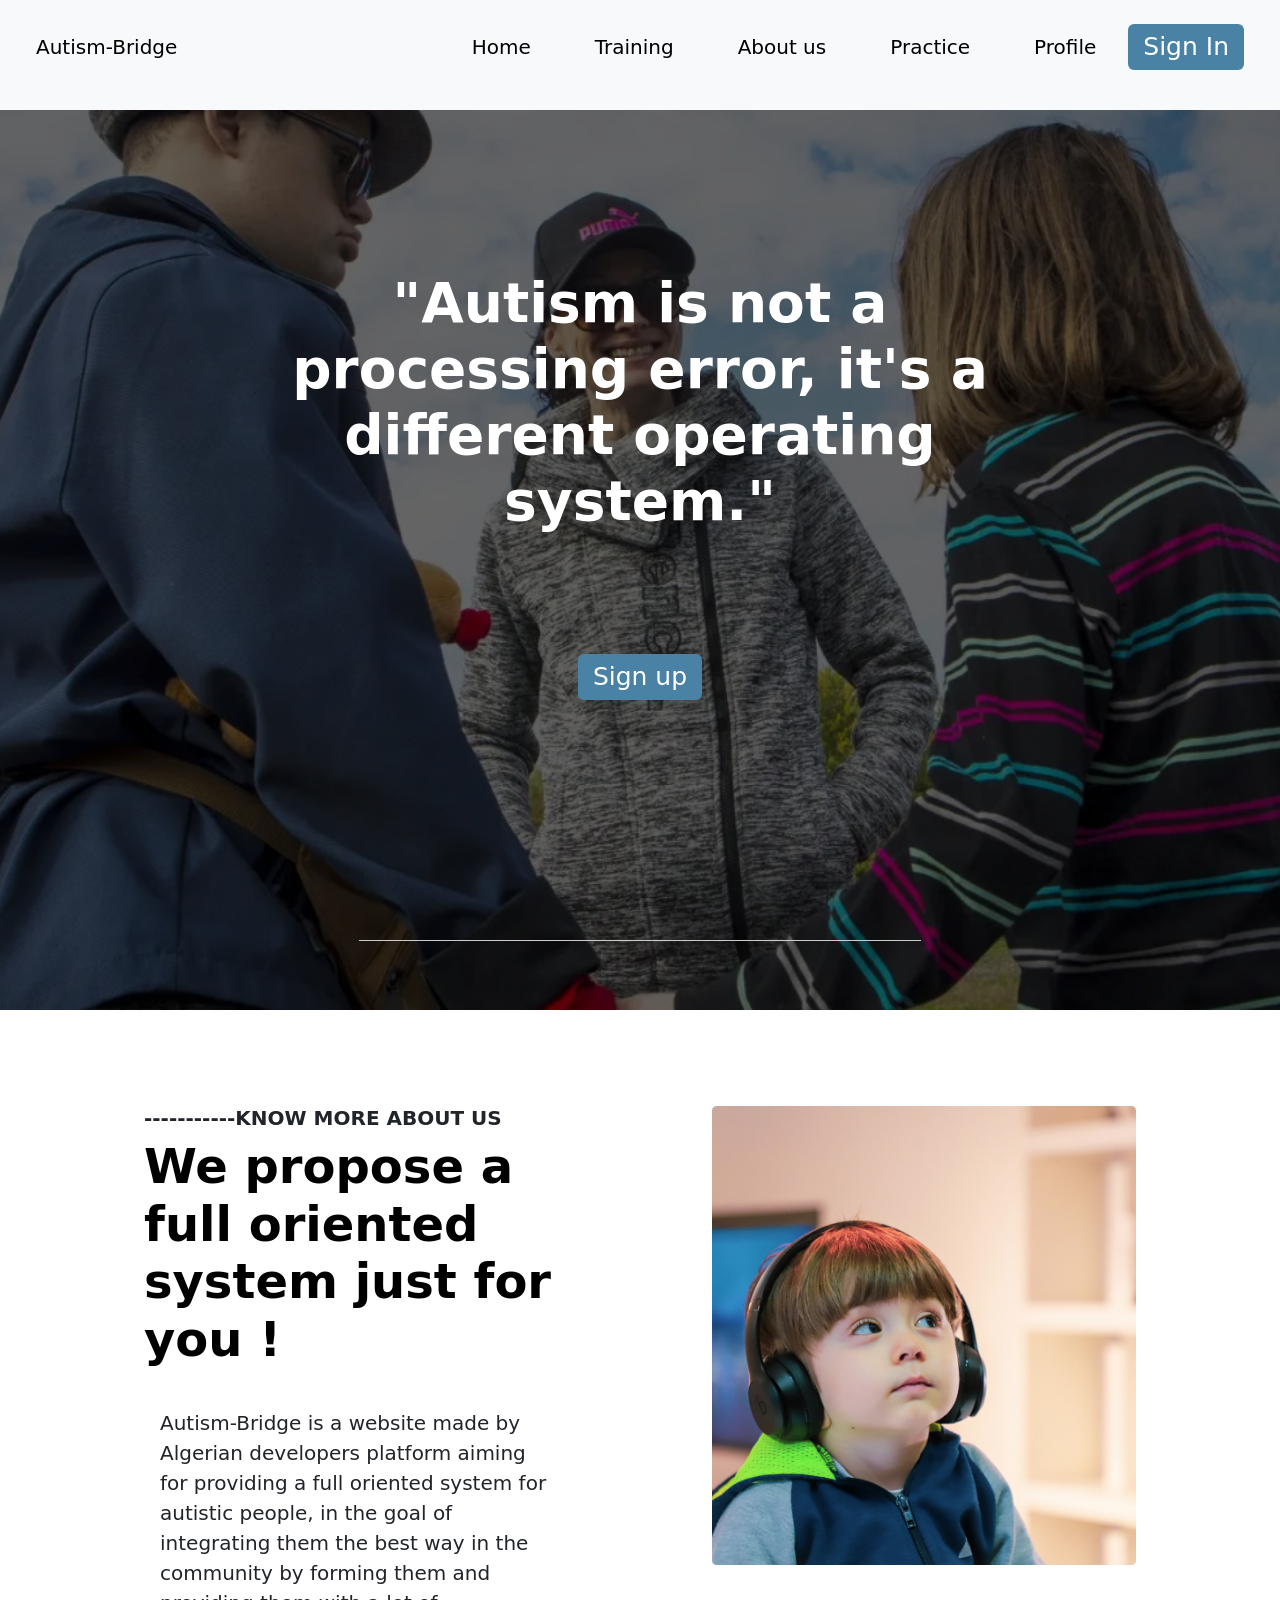
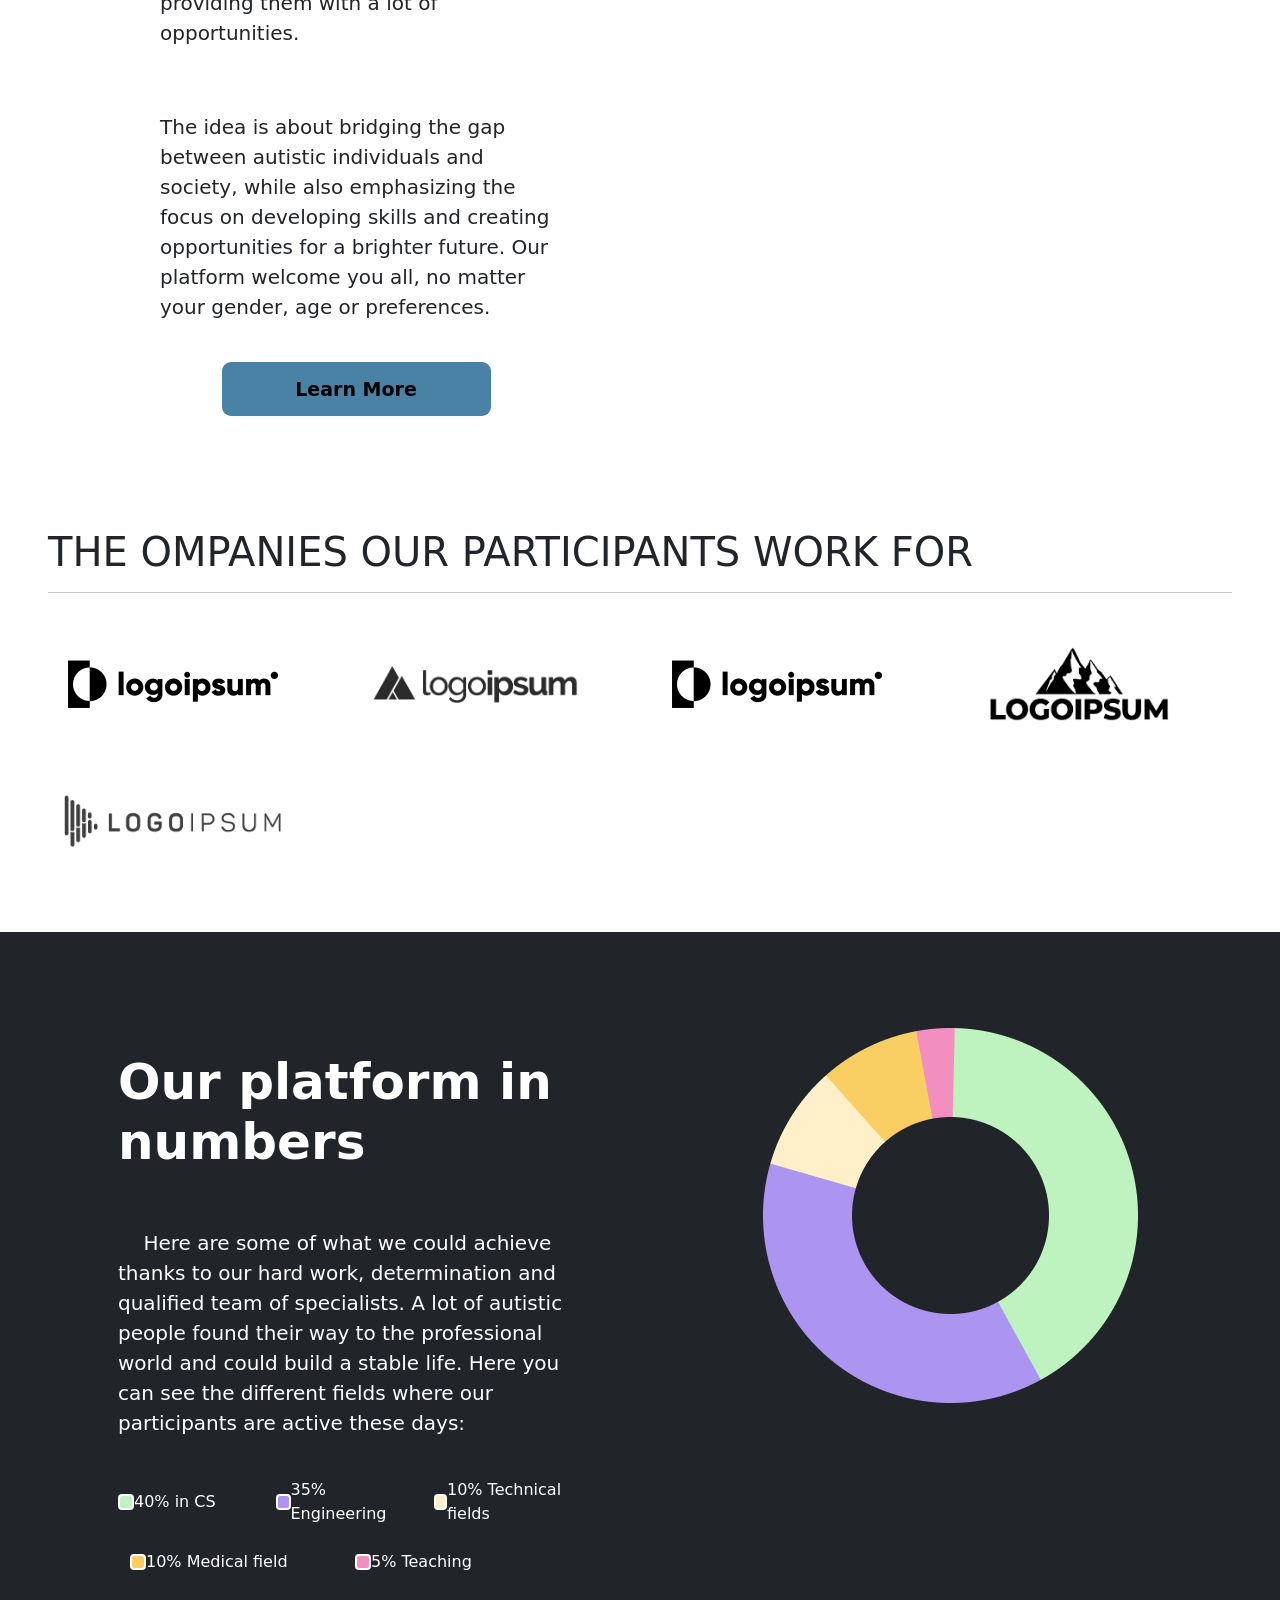
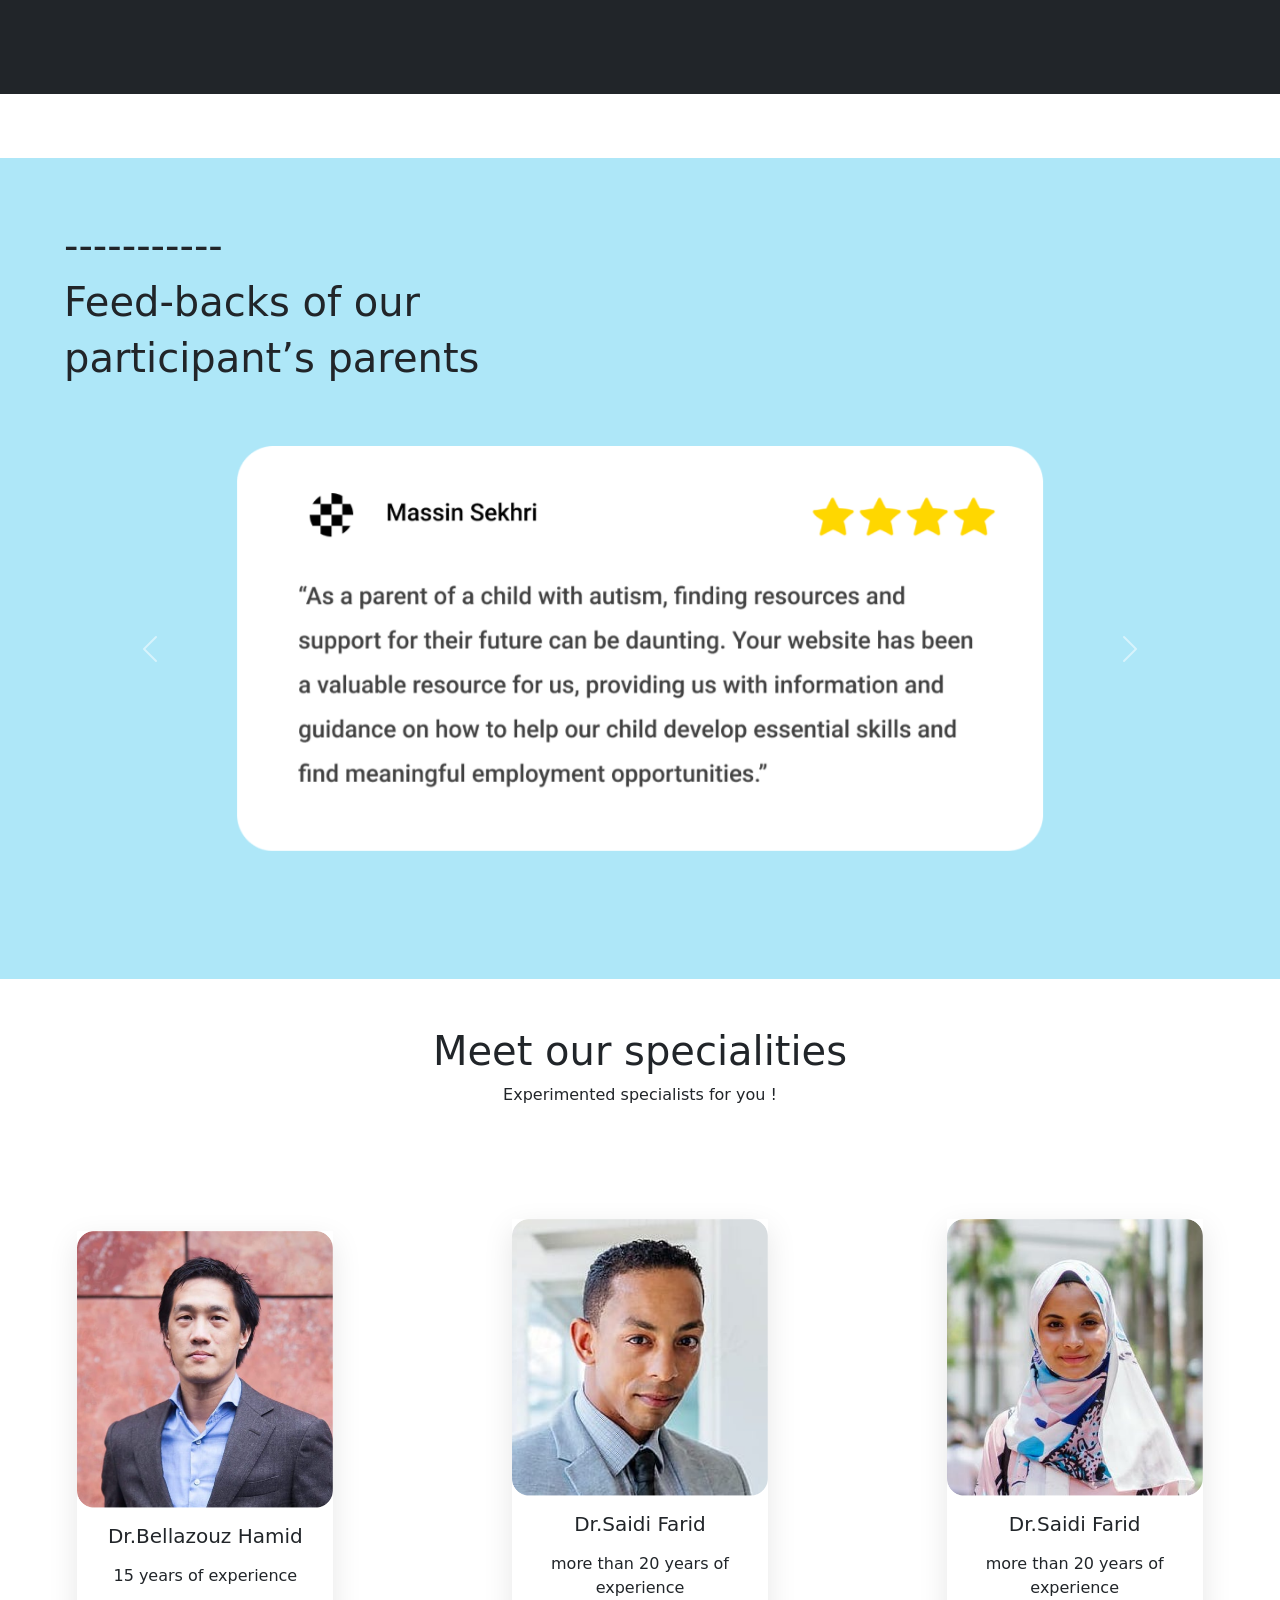
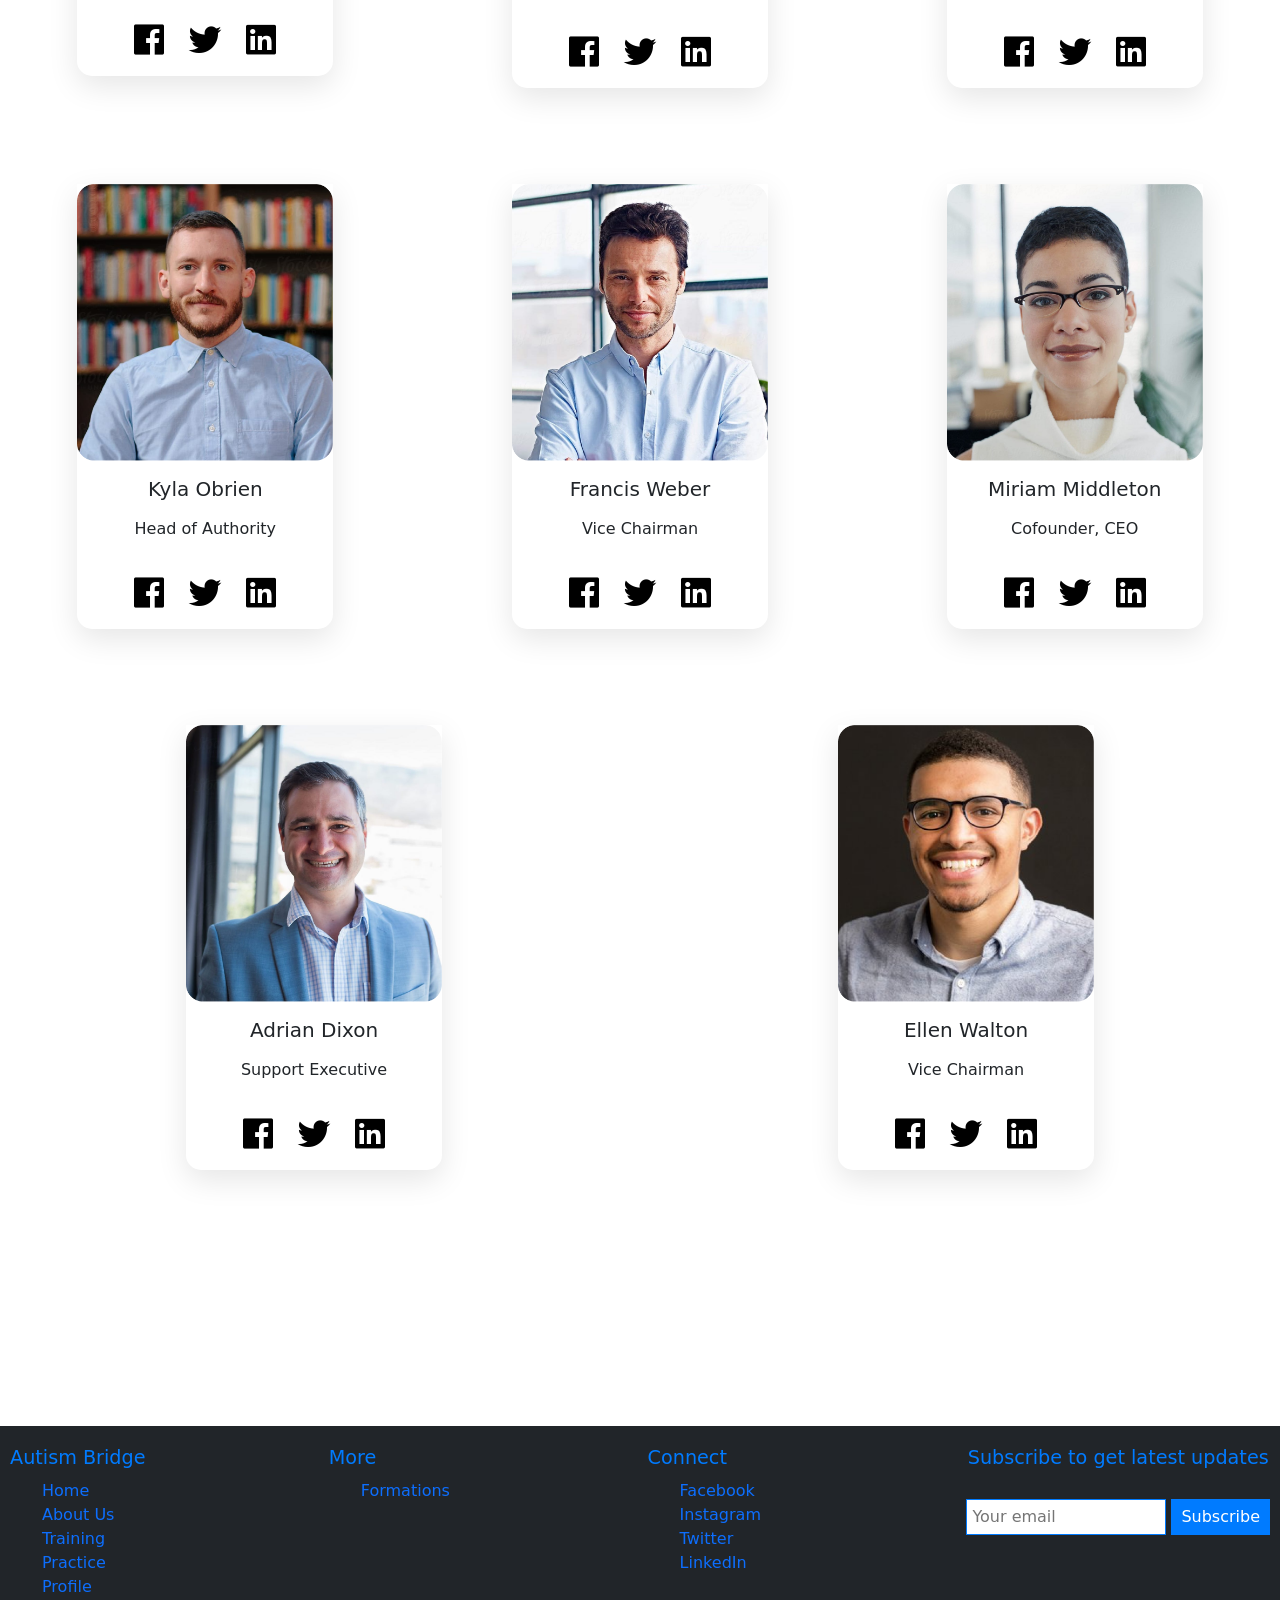
<file: home.html>
<!DOCTYPE html>
<html lang="en">
<head>
    <meta charset="UTF-8">
    <meta name="viewport" content="width=device-width, initial-scale=1.0">
    <title>Autism-Bridge</title>
    <link rel="stylesheet" href="home.css">
    <link href="https://cdn.jsdelivr.net/npm/bootstrap@5.3.3/dist/css/bootstrap.min.css" rel="stylesheet" integrity="sha384-QWTKZyjpPEjISv5WaRU9OFeRpok6YctnYmDr5pNlyT2bRjXh0JMhjY6hW+ALEwIH" crossorigin="anonymous">
    <link href='https://unpkg.com/boxicons@2.1.4/css/boxicons.min.css' rel='stylesheet'>
</head>
<body>
    

  <nav class="navbar navbar-expand-lg p-4 bg-body-tertiary">
    <div class="container-fluid ">
      <a class="navbar-brand" href="#"><p>Autism-Bridge</p></a>
      <button class="navbar-toggler" type="button" data-bs-toggle="collapse" data-bs-target="#navbarNavAltMarkup" aria-controls="navbarNavAltMarkup" aria-expanded="false" aria-label="Toggle navigation">
        <span class="navbar-toggler-icon"></span>
      </button>
      <div class="collapse navbar-collapse" id="navbarNavAltMarkup">
        <div class="navbar-nav ms-auto d-flex align-items-start justify-content-center">
          <a class="nav-link active mx-4" aria-current="page" href="home.html"><p class="link">Home</p></a>
          <a class="nav-link active mx-4" aria-current="page" href="learn.html"><p class="link">Training</p></a>
          <a class="nav-link active mx-4" aria-current="page" href="#aboutus"><p class="link">About us</p></a>
          <a class="nav-link active mx-4" aria-current="page" href="communication.html"><p class="link">Practice</p></a>
          <a class="nav-link active mx-4" aria-current="page" href="profile.html"><p class="link">Profile</p></a>
          <button class="btn btn-primary " style="background-color:#4982A4 ;border: none;padding: 4px 15px;font-size: 25px;" data-bs-toggle="modal" data-bs-target="#enroll">Sign In</button>
        </div>
      </div>
    </div>
  </nav>


      <header >
        <div class="container d-flex align-items-center justify-content-center">  
            <div class="text d-flex align-items-center justify-content-center">
                   <h1>"Autism is not a processing error, it's a different operating system."</h1>
                   <button class="btn btn-primary " style="background-color:#4982A4 ;border: none;padding: 4px 15px;font-size: 25px; margin-top: 3rem;" data-bs-toggle="modal" data-bs-target="#enroll">Sign up</button>
            </div> 
            
            <div class="line"></div>
                </div>
                
      </header>


        <section id="aboutus" class="p-5">
            <div class="con">
                <div class="row mx-4">
                    <div class="col-md mx-4 p-5">
                        <h5 class="lead">-----------KNOW MORE ABOUT US</h5>
                        <h1>We propose a full oriented system just for you !</h1>
                        <p class="lead py-4">
                            Autism-Bridge is a website made by Algerian developers platform aiming for providing a full oriented system for autistic people, in the goal of integrating them the best way in the community by forming them and providing them with a lot of opportunities.                        </p>
                        <p class="lead py-4">The idea is about bridging the gap between autistic individuals and society, while also emphasizing the focus on developing skills and creating opportunities for a brighter future.
                            Our platform welcome you all, no matter your gender, age or preferences.</p>
                        <div class="d-flex align-items-center justify-content-center">
                            <button class="btn-main">Learn More</button>
                        </div>
                    </div>
                    <div class="col-md mx-4 p-5">
                        <img src="img/unsplash_SBIak0pKUIE.png" class="img-fluid float-end">
                    </div>
                </div> 
            </div>

            <div class="bottom">
                <h1>THE OMPANIES OUR PARTICIPANTS WORK FOR <hr>
                </h1>
                <div class="row companies">
                    <div class="col company">
                        <img src="img/logo-06.webp" class="company-image">
                    </div>
                    <div class="col company">
                        <img src="img/logoipsum.png" class="company-image">
                    </div>
                    <div class="col company">
                        <img src="img/logo-06.webp" class="company-image">
                    </div>
                    <div class="col company">
                        <img src="img/images.png" class="company-image">
                    </div>
                    <div class="col company">
                        <img src="img/logo3a.webp" class="company-image">
                    </div>
                </div>
            </div>
        </section>


<section id="In-numbers" class="bg-dark p-5">
<div class="container">
        <div class="row ">
          <div class="col-md  p-5 ">
            <h1 class="py-4">Our platform in numbers</h1>
            <p class="lead py-4">&nbsp;&nbsp;&nbsp;&nbsp;Here are some of what we could achieve thanks to our hard work, determination and qualified team of specialists. A lot of autistic people found their way to the professional world and could build a stable life. Here you can see the different fields where  our participants  are active these days: </p>
            <div class="row statistics align-items-center ">
                <div class="col static d-flex align-items-center">
                    <div class="box box1"></div>
                    <p>40% in CS</p>
                </div>
                <div class="col static d-flex align-items-center ">
                    <div class="box box2"></div>
                    <p>35% Engineering</p>
                </div>
                <div class="col static d-flex align-items-center">
                    <div class="box box3 "></div>
                    <p>10% Technical fields</p>
                </div>
                <div class="row statistics my-4">
                <div class="col static d-flex align-items-center">
                    <div class="box box4"></div>
                    <p>10% Medical field</p>
                </div>
                <div class="col static d-flex  align-items-center">
                    <div class="box box5"></div>
                    <p>5% Teaching</p>
                </div>
            </div>
            </div>
        </div>
        <div class="col-md mx-4 p-5">
            <img src="img/Chart.png" class="image-fluid float-end">
        </div>
    </div>
</div>
</div>
</section>

<section id="feedback w-20 bg*" >
    <div style="background-color: #AEE7F8;" class="sec">
         <h1>-----------</h1>
        <h1>Feed-backs of our </h1>
        <h1>participant’s parents</h1>
         <div id="carouselExample" class="carousel slide " >
            <div class="carousel-inner ">
              <div class="carousel-item active">
               <div style="width: 70%; "class="mx-auto   d-flex align-items-center justify-content-center">
                <img src="img/Frame 5.png" class="d-block   img-fluid" >
                </div>
            </div>
              <div class="carousel-item ">
                <div style="width: 70%; "class=" mx-auto  d-flex align-items-center justify-content-center">
                    <img src="img/Frame-6.png" class="d-block  img-fluid" >
                    </div>
              </div>
              <div class="carousel-item ">
                <div style="width: 70%; "class=" mx-auto  d-flex align-items-center justify-content-center">
                    <img src="img/Fram_75png.png" class="d-block  img-fluid" >
                    </div>
              </div>
            </div>
            <button class="carousel-control-prev" type="button" data-bs-target="#carouselExample" data-bs-slide="prev">
              <span class="carousel-control-prev-icon" aria-hidden="true"></span>
              <span class="visually-hidden">Previous</span>
            </button>
            <button class="carousel-control-next" type="button" data-bs-target="#carouselExample" data-bs-slide="next">
              <span class="carousel-control-next-icon" aria-hidden="true"></span>
              <span class="visually-hidden">Next</span>
            </button>
          </div>
        </div>
    </section>


    

<section class="py-5">
    <div class="text-center">
        <h1>Meet our specialities</h1>
        <p>Experimented specialists for you !</p>
    </div>
    <div class="row py-5  ">
        <div class=" col-md d-flex align-items-center justify-content-center  d-flex align-items-center justify-content-center  p-5">
            <div class="card-img-top" style="width: 16rem;">
                <img src="img/Inst1.png" class="img-fluid ">
                <div class="card-body">
                  <h5 class=" text-center card-title py-3">Dr.Bellazouz Hamid</h5>
                  <p class="text-center card-text">15 years of experience</p>
                  <div class="row socials">
                    <div class="col py-3 social d-flex justify-content-center ">
                        <i class='bx bxl-facebook-square mx-2' ></i>
                        <i class='bx bxl-twitter mx-2' ></i>
                        <i class='bx bxl-linkedin-square mx-2' ></i>
                    </div>
                  </div>
                </div>
              </div>
        </div>
        <div class=" col-md d-flex align-items-center justify-content-center   p-5">
            <div class="card-img-top" style="width: 16rem;">
                <img src="img/Inst2_png.png" class="img-fluid ">
                <div class="card-body">
                  <h5 class=" text-center card-title py-3">Dr.Saidi Farid</h5>
                  <p class="text-center card-text ">more than 20 years of experience</p>
                  <div class="row socials">
                    <div class="col py-3 social d-flex justify-content-center ">
                        <i class='bx bxl-facebook-square mx-2' ></i>
                        <i class='bx bxl-twitter mx-2' ></i>
                        <i class='bx bxl-linkedin-square mx-2' ></i>
                    </div>
                  </div>
                </div>
              </div>
        </div>
        <div class=" col-md d-flex align-items-center justify-content-center  p-5">
            <div class="card-img-top" style="width: 16rem;">
                <img src="img/Inst4.png" class="img-fluid ">
                <div class="card-body">
                  <h5 class=" text-center card-title py-3">Dr.Saidi Farid</h5>
                  <p class="text-center card-text">more than 20 years of experience</p>
                  <div class="row socials">
                    <div class="col py-3 social d-flex justify-content-center ">
                        <i class='bx bxl-facebook-square mx-2' ></i>
                        <i class='bx bxl-twitter mx-2' ></i>
                        <i class='bx bxl-linkedin-square mx-2' ></i>
                    </div>
                  </div>
                </div>
              </div>
        </div>
        <div class=" col-md d-flex align-items-center justify-content-center   p-5">
            <div class="card-img-top" style="width: 16rem;">
                <img src="img/Image.png" class="img-fluid ">
                <div class="card-body">
                  <h5 class=" text-center card-title py-3">Kyla Obrien</h5>
                  <p class="text-center card-text">Head of Authority</p>
                  <div class="row socials">
                    <div class="col py-3 social d-flex justify-content-center ">
                        <i class='bx bxl-facebook-square mx-2' ></i>
                        <i class='bx bxl-twitter mx-2' ></i>
                        <i class='bx bxl-linkedin-square mx-2' ></i>
                    </div>
                  </div>
                </div>
              </div>
        </div>
        <div class=" col-md d-flex align-items-center justify-content-center  p-5">
            <div class="card-img-top" style="width: 16rem;">
                <img src="img/Inst5.png" class="img-fluid ">
                <div class="card-body">
                  <h5 class=" text-center card-title py-3">Francis Weber</h5>
                  <p class="text-center card-text">Vice Chairman</p>
                  <div class="row socials">
                    <div class="col py-3 social d-flex justify-content-center ">
                        <i class='bx bxl-facebook-square mx-2' ></i>
                        <i class='bx bxl-twitter mx-2' ></i>
                        <i class='bx bxl-linkedin-square mx-2' ></i>
                    </div>
                  </div>
                </div>
              </div>
        </div>
        <div class=" col-md d-flex align-items-center justify-content-center   p-5">
            <div class="card-img-top" style="width: 16rem;">
                <img src="img/Inst6.png" class="img-fluid ">
                <div class="card-body">
                  <h5 class=" text-center card-title py-3">Miriam Middleton</h5>
                  <p class="text-center card-text">Cofounder, CEO</p>
                  <div class="row socials">
                    <div class="col py-3 social d-flex justify-content-center ">
                        <i class='bx bxl-facebook-square mx-2' ></i>
                        <i class='bx bxl-twitter mx-2' ></i>
                        <i class='bx bxl-linkedin-square mx-2' ></i>
                    </div>
                  </div>
                </div>
              </div>
        </div>
        <div class=" col-md d-flex align-items-center justify-content-center   p-5">
            <div class="card-img-top" style="width: 16rem;">
                <img src="img/Inst_8.png" class="img-fluid ">
                <div class="card-body" style="">
                  <h5 class=" text-center card-title py-3">Adrian Dixon</h5>
                  <p class="text-center card-text">Support Executive</p>
                  <div class="row socials">
                    <div class="col py-3 social d-flex justify-content-center ">
                        <i class='bx bxl-facebook-square mx-2' ></i>
                        <i class='bx bxl-twitter mx-2' ></i>
                        <i class='bx bxl-linkedin-square mx-2' ></i>
                    </div>
                  </div>
                </div>
              </div>
        </div>
        <div class="col-md d-flex align-items-center justify-content-center   p-5">
            <div class="card-img-top" style="width: 16rem;">
                <img src="img/Inst7_.png" class="img-fluid ">
                <div class="card-body">
                  <h5 class=" text-center card-title py-3">Ellen Walton</h5>
                  <p class="text-center card-text">Vice Chairman</p>
                  <div class="row socials">
                    <div class="col social py-3 d-flex justify-content-center ">
                        <i class='bx bxl-facebook-square mx-2' ></i>
                        <i class='bx bxl-twitter mx-2' ></i>
                        <i class='bx bxl-linkedin-square mx-2' ></i>
                    </div>
                  </div>
                </div>
              </div>
        </div>

    </div>


</section>

<footer class="bg-dark "style="margin-top: 7rem; width=100wh">
  <div class="footer-container row text-center">
     <div class="footer-col text-center">
        <h2 class="footer-title">Autism Bridge</h2>
        <ul>
           <li><a href="#">Home</a></li>
           <li><a href="#">About Us</a></li>
           <li><a href="#">Training</a></li>
           <li><a href="#">Practice</a></li>
           <li><a href="#">Profile</a></li>
        </ul>
     </div>
     <div class="footer-col">
        <h3 class="footer-title">More</h3>
        <ul>
           <li><a href="#">Formations</a></li>
        </ul>
     </div>
     <div class="footer-col">
        <h3 class="footer-title">Connect</h3>
        <ul>
           <li><a class="link" href="#">Facebook</a></li>
           <li><a class="link" href="#">Instagram</a></li>
           <li><a class="link" href="#">Twitter</a></li>
           <li><a  class="link" href="#">LinkedIn</a></li>
        </ul>
     </div>
     <div class="footer-col justify-content-center align-items-center">
        <h3 class="footer-title">Subscribe to get latest updates</h3>
        <div class="subscribe-form">
           <input type="email" placeholder="Your email" class="gmail">
           <button type="submit">Subscribe</button>
        </div>
     </div>
  </div>
</footer> 





<!-- Modal -->
<div class="modal fade" id="enroll" tabindex="-1" aria-labelledby="enrollLabel" aria-hidden="true">
  <div class="modal-dialog">
    <div class="modal-content">
      <div class="modal-header">
        <h1 class="modal-title fs-5" id="enrollLabel">Sign In</h1>
        <button type="button" class="btn-close" data-bs-dismiss="modal" aria-label="Close"></button>
      </div>
      <div class="modal-body">
        <p class="lead">Fill out this form and we will get back to you</p>
        <form>
            <div class="mb-3">
                <label for="first-name" class="col-from-label">
                    first name : 
                </label>
                <input type="text" class="form-control" id="#first-name" >
            </div>
            <div class="mb-3">
                <label for="last-name" class="col-from-label">
                    last name : 
                </label>
                <input type="text" class="form-control" id="#last-name" >
            </div>
            <div class="mb-3">
                <label for="email" class="col-from-label">
                    email : 
                </label>
                <input type="text" class="form-control" id="#email" >
            </div>
           <div class="mb-3">
            <label for="phone" class="col-from-label">
                number : 
            </label>
            <input type="tel" class="form-control" id="#phone" >
           </div>
        </form>
      </div>
      <div class="modal-footer">
        <button type="button" class="btn btn-secondary" data-bs-dismiss="modal">sign up</button>
        <a href="test.html" class="btn btn-primary">Test</a>
      </div>
    </div>
  </div>
</div>


    <script src="https://cdn.jsdelivr.net/npm/bootstrap@5.3.3/dist/js/bootstrap.bundle.min.js" integrity="sha384-YvpcrYf0tY3lHB60NNkmXc5s9fDVZLESaAA55NDzOxhy9GkcIdslK1eN7N6jIeHz" crossorigin="anonymous"></script>
    <script src="bundle.js"></script>
</body>
</html>
</file>
<file: home.css>
<<<<<<< HEAD
@import url('https://fonts.googleapis.com/css2?family=Roboto:ital,wght@0,100;0,300;0,400;0,500;0,700;0,900;1,100;1,300;1,400;1,500;1,700;1,900&display=swap');

body{
    font-family: 'ROBOTO',sans-serif;
    margin: 0;
    padding: 0;
    overflow-x: hidden;
}


*{
    padding: 0;
    margin: 0;
}

.navbar-nav p{
    font-size: 20px;
    transition: all 0.3s ease;
}

.navbar-nav p:hover{
 transform: scale(1.3);
}


header {
    background-image: url("./img/BG_Image.png");
    background-size: cover;
    height: 100vh;
    background-position: center;
    text-align: center;
    padding: 10rem; 
}

header .container{
    flex-direction: column;
}

.line {
    display: none; /* Hide the line by default */
    margin-top:15rem;
    left: 20;
    width: 60%;
    height: 1px;
    background-color: #ccc;
}

@media (min-width: 768px) {
    .line {
        display: block; /* Show the line for screens larger than medium (768px) */
    }
}

.text{
    display: flex;
    flex-direction: column;
    align-items: flex-start;
    justify-content: center;
    width: 80%;
    gap: 4rem;
}

.text h1{
    font-size: 55px;
    color: white;
    font-weight: bold;
    text-align: center;
}

.btn-main{
    color: black;
    background-color: #4982A4;
    height: 54px;
    width: 269px;
    border: none;
    border-radius: 9px;
    font-weight: bold;
    font-size: 19px;
    text-align: center;
}




#aboutus .row h5{
    font-weight: bold;
    font-size: 16;
}


#aboutus .row h1{
    color: black;
    font-size: 48px;
    font-weight: bold;
}

#aboutus .row p{
    margin: 1rem;
}

.bottom{
    margin-top: 4rem;
}

.companies{
    display: flex;
    align-items: center;
    justify-content: space-between;
}


.company-image{
    width: 250px;
    filter: grayscale(100%) saturate(10%)
}

.statistics{
    display: flex;
    align-items: flex-start;
    justify-content: center;
}

#In-numbers{
    color: white;
}

#In-numbers h1{
    font-size: 50px;
    font-weight: bold;
}



.static p{
    margin-bottom: 0;
}

.box {
    width: 16px;
    height: 16px;
    border: none;
    border-radius: 4px;
    border:2px solid #fff;
}

.box1 {
    background-color: #BEF3C0;
}

.box2 {
    background-color: #AC94F1;
}

.box3 {
    background-color: #FFF0CA;
}

.box4 {
    background-color: #F9CF64;
}

.box5 {
    background-color: #F38FBF;
}

#feedback .carousel{
    background-color: #AEE7F8;
    height: 80vh;
}

.card{
    width: 40%;
}

.profile{
    display: flex;
    align-items: center;
    gap: 1rem;
    margin: 2rem;
}

i{
    color: #F9CF64;
    font-size:40px;
}

.head{
    display: flex;
    align-items: center;
    justify-content: space-between;
}

.card{
    padding: 1rem 2rem;
    border-radius: 2rem;
}
 

.pfp{
    width: 49px;
    height: 49px;
    border-radius: 50%;
}

#feedback{
    margin-top: 10rem;
    padding: 10rem;
}

.carousel{
    margin: 4rem 0rem;
}



.sec{
    margin-top:4rem ;
    padding: 4rem;
}


.social i{
    color: black;
}


.card-img-top{
    box-shadow: 0 10px 30px rgba(0, 0, 0, 0.1);
    border-radius: 15px;
}


footer {
    background-color: #f8f9fa;
    padding: 20px 0;
    text-align: center;
    color: #333; /* Changed text color to improve readability */
}

.footer-container {
    display: flex;
    align-items: start;
    justify-content: center;

}

.footer-col {
    flex: 1;
    margin: 10px;
}

.footer-title {
    font-size: 1.2rem;
    margin-bottom: 10px;
    color: #007bff; /* Changed title color for emphasis */
}

.footer-col {
    display: flex;
    align-items: flex-start;
    justify-content: center;
    flex-direction: column;
}

ul{
    list-style-type: none;
    display: flex;
    align-items: flex-start;
    justify-content: center;
    flex-direction: column;
}

ul li{
    color: white;
}

ul li a{
    text-decoration: none;
    transition: all 0.3s ease;
}

a {
    text-decoration: none;
    color: #333;
    transition: color 0.3s; /* Smooth color transition for links */
}

 a .link:hover {
    color: #007bff; /* Change link color on hover for better feedback */
}

.subscribe-form {
    margin-top: 20px;
    display: flex;
    justify-content: center;
}

.gmail {
    padding: 5px;
    width: 200px;
    border: 1px solid #007bff; /* Changed border color to match button */
    margin-right: 5px; /* Added margin for spacing */
}

button {
    padding: 5px 10px;
    background-color: #007bff;
    color: #fff;
    border: none;
    cursor: pointer;
    transition: background-color 0.3s; /* Smooth background color transition for button */
}


@media (max-width: 768px) {
    .footer-col {
        flex: 1 1 100%;
    }
}
 


 



























=======
@import url('https://fonts.googleapis.com/css2?family=Roboto:ital,wght@0,100;0,300;0,400;0,500;0,700;0,900;1,100;1,300;1,400;1,500;1,700;1,900&display=swap');

body{
    font-family: 'ROBOTO',sans-serif;
    margin: 0;
    padding: 0;
    overflow-x: hidden;
}


*{
    padding: 0;
    margin: 0;
}

.navbar-nav p{
    font-size: 20px;
    transition: all 0.3s ease;
}

.navbar-nav p:hover{
 transform: scale(1.3);
}


header {
    background-image: url("./img/BG_Image.png");
    background-size: cover;
    height: 100vh;
    background-position: center;
    text-align: center;
    padding: 10rem; 
}

header .container{
    flex-direction: column;
}

.line {
    display: none; /* Hide the line by default */
    margin-top:15rem;
    left: 20;
    width: 60%;
    height: 1px;
    background-color: #ccc;
}

@media (min-width: 768px) {
    .line {
        display: block; /* Show the line for screens larger than medium (768px) */
    }
}

.text{
    display: flex;
    flex-direction: column;
    align-items: flex-start;
    justify-content: center;
    width: 80%;
    gap: 4rem;
}

.text h1{
    font-size: 55px;
    color: white;
    font-weight: bold;
    text-align: center;
}

.btn-main{
    color: black;
    background-color: #4982A4;
    height: 54px;
    width: 269px;
    border: none;
    border-radius: 9px;
    font-weight: bold;
    font-size: 19px;
    text-align: center;
}




#aboutus .row h5{
    font-weight: bold;
    font-size: 16;
}


#aboutus .row h1{
    color: black;
    font-size: 48px;
    font-weight: bold;
}

#aboutus .row p{
    margin: 1rem;
}

.bottom{
    margin-top: 4rem;
}

.companies{
    display: flex;
    align-items: center;
    justify-content: space-between;
}


.company-image{
    width: 250px;
    filter: grayscale(100%) saturate(10%)
}

.statistics{
    display: flex;
    align-items: flex-start;
    justify-content: center;
}

#In-numbers{
    color: white;
}

#In-numbers h1{
    font-size: 50px;
    font-weight: bold;
}



.static p{
    margin-bottom: 0;
}

.box {
    width: 16px;
    height: 16px;
    border: none;
    border-radius: 4px;
    border:2px solid #fff;
}

.box1 {
    background-color: #BEF3C0;
}

.box2 {
    background-color: #AC94F1;
}

.box3 {
    background-color: #FFF0CA;
}

.box4 {
    background-color: #F9CF64;
}

.box5 {
    background-color: #F38FBF;
}

#feedback .carousel{
    background-color: #AEE7F8;
    height: 80vh;
}

.card{
    width: 40%;
}

.profile{
    display: flex;
    align-items: center;
    gap: 1rem;
    margin: 2rem;
}

i{
    color: #F9CF64;
    font-size:40px;
}

.head{
    display: flex;
    align-items: center;
    justify-content: space-between;
}

.card{
    padding: 1rem 2rem;
    border-radius: 2rem;
}
 

.pfp{
    width: 49px;
    height: 49px;
    border-radius: 50%;
}

#feedback{
    margin-top: 10rem;
    padding: 10rem;
}

.carousel{
    margin: 4rem 0rem;
}



.sec{
    margin-top:4rem ;
    padding: 4rem;
}


.social i{
    color: black;
}


.card-img-top{
    box-shadow: 0 10px 30px rgba(0, 0, 0, 0.1);
    border-radius: 15px;
}


footer {
    background-color: #f8f9fa;
    padding: 20px 0;
    text-align: center;
    color: #333; /* Changed text color to improve readability */
}

.footer-container {
    display: flex;
    align-items: start;
    justify-content: center;

}

.footer-col {
    flex: 1;
    margin: 10px;
}

.footer-title {
    font-size: 1.2rem;
    margin-bottom: 10px;
    color: #007bff; /* Changed title color for emphasis */
}

.footer-col {
    display: flex;
    align-items: flex-start;
    justify-content: center;
    flex-direction: column;
}

ul{
    list-style-type: none;
    display: flex;
    align-items: flex-start;
    justify-content: center;
    flex-direction: column;
}

ul li{
    color: white;
}

ul li a{
    text-decoration: none;
    transition: all 0.3s ease;
}

a {
    text-decoration: none;
    color: #333;
    transition: color 0.3s; /* Smooth color transition for links */
}

 a .link:hover {
    color: #007bff; /* Change link color on hover for better feedback */
}

.subscribe-form {
    margin-top: 20px;
    display: flex;
    justify-content: center;
}

.gmail {
    padding: 5px;
    width: 200px;
    border: 1px solid #007bff; /* Changed border color to match button */
    margin-right: 5px; /* Added margin for spacing */
}

button {
    padding: 5px 10px;
    background-color: #007bff;
    color: #fff;
    border: none;
    cursor: pointer;
    transition: background-color 0.3s; /* Smooth background color transition for button */
}


@media (max-width: 768px) {
    .footer-col {
        flex: 1 1 100%;
    }
}
 


 



























>>>>>>> origin/main
</file>
<file: communication.css>
<<<<<<< HEAD
@import url('https://fonts.googleapis.com/css2?family=Roboto:ital,wght@0,100;0,300;0,400;0,500;0,700;0,900;1,100;1,300;1,400;1,500;1,700;1,900&display=swap');

body{
    font-family: 'ROBOTO',sans-serif;
    margin: 0;
    padding: 0;
    overflow-x: hidden;
}


*{
    padding: 0;
    margin: 0;
}

.navbar-nav p{
    font-size: 20px;
    transition: all 0.3s ease;
}

.navbar-nav p:hover{
 transform: scale(1.3);
}

a{
    text-decoration: none;
    color: black;
}


footer {
    background-color: #f8f9fa;
    padding: 20px 0;
    text-align: center;
    color: #333; /* Changed text color to improve readability */
}

.footer-container {
    display: flex;
    align-items: start;
    justify-content: center;

}

.footer-col {
    flex: 1;
    margin: 10px;
}

.footer-title {
    font-size: 1.2rem;
    margin-bottom: 10px;
    color: #007bff; /* Changed title color for emphasis */
}

.footer-col {
    display: flex;
    align-items: flex-start;
    justify-content: center;
    flex-direction: column;
}

ul{
    list-style-type: none;
    display: flex;
    align-items: flex-start;
    justify-content: center;
    flex-direction: column;
}

ul li{
    color: white;
}

ul li a{
    text-decoration: none;
    transition: all 0.3s ease;
}

a {
    text-decoration: none;
    color: #333;
    transition: color 0.3s; /* Smooth color transition for links */
}

 a .link:hover {
    color: #007bff; /* Change link color on hover for better feedback */
}

.subscribe-form {
    margin-top: 20px;
    display: flex;
    justify-content: center;
}

.gmail {
    padding: 5px;
    width: 200px;
    border: 1px solid #007bff; /* Changed border color to match button */
    margin-right: 5px; /* Added margin for spacing */
}

button {
    padding: 5px 10px;
    background-color: #007bff;
    color: #fff;
    border: none;
    cursor: pointer;
    transition: background-color 0.3s; /* Smooth background color transition for button */
}


@media (max-width: 768px) {
    .footer-col {
        flex: 1 1 100%;
    }
}
 


=======
@import url('https://fonts.googleapis.com/css2?family=Roboto:ital,wght@0,100;0,300;0,400;0,500;0,700;0,900;1,100;1,300;1,400;1,500;1,700;1,900&display=swap');

body{
    font-family: 'ROBOTO',sans-serif;
    margin: 0;
    padding: 0;
    overflow-x: hidden;
}


*{
    padding: 0;
    margin: 0;
}

.navbar-nav p{
    font-size: 20px;
    transition: all 0.3s ease;
}

.navbar-nav p:hover{
 transform: scale(1.3);
}

a{
    text-decoration: none;
    color: black;
}


footer {
    background-color: #f8f9fa;
    padding: 20px 0;
    text-align: center;
    color: #333; /* Changed text color to improve readability */
}

.footer-container {
    display: flex;
    align-items: start;
    justify-content: center;

}

.footer-col {
    flex: 1;
    margin: 10px;
}

.footer-title {
    font-size: 1.2rem;
    margin-bottom: 10px;
    color: #007bff; /* Changed title color for emphasis */
}

.footer-col {
    display: flex;
    align-items: flex-start;
    justify-content: center;
    flex-direction: column;
}

ul{
    list-style-type: none;
    display: flex;
    align-items: flex-start;
    justify-content: center;
    flex-direction: column;
}

ul li{
    color: white;
}

ul li a{
    text-decoration: none;
    transition: all 0.3s ease;
}

a {
    text-decoration: none;
    color: #333;
    transition: color 0.3s; /* Smooth color transition for links */
}

 a .link:hover {
    color: #007bff; /* Change link color on hover for better feedback */
}

.subscribe-form {
    margin-top: 20px;
    display: flex;
    justify-content: center;
}

.gmail {
    padding: 5px;
    width: 200px;
    border: 1px solid #007bff; /* Changed border color to match button */
    margin-right: 5px; /* Added margin for spacing */
}

button {
    padding: 5px 10px;
    background-color: #007bff;
    color: #fff;
    border: none;
    cursor: pointer;
    transition: background-color 0.3s; /* Smooth background color transition for button */
}


@media (max-width: 768px) {
    .footer-col {
        flex: 1 1 100%;
    }
}
 


>>>>>>> origin/main
</file>
